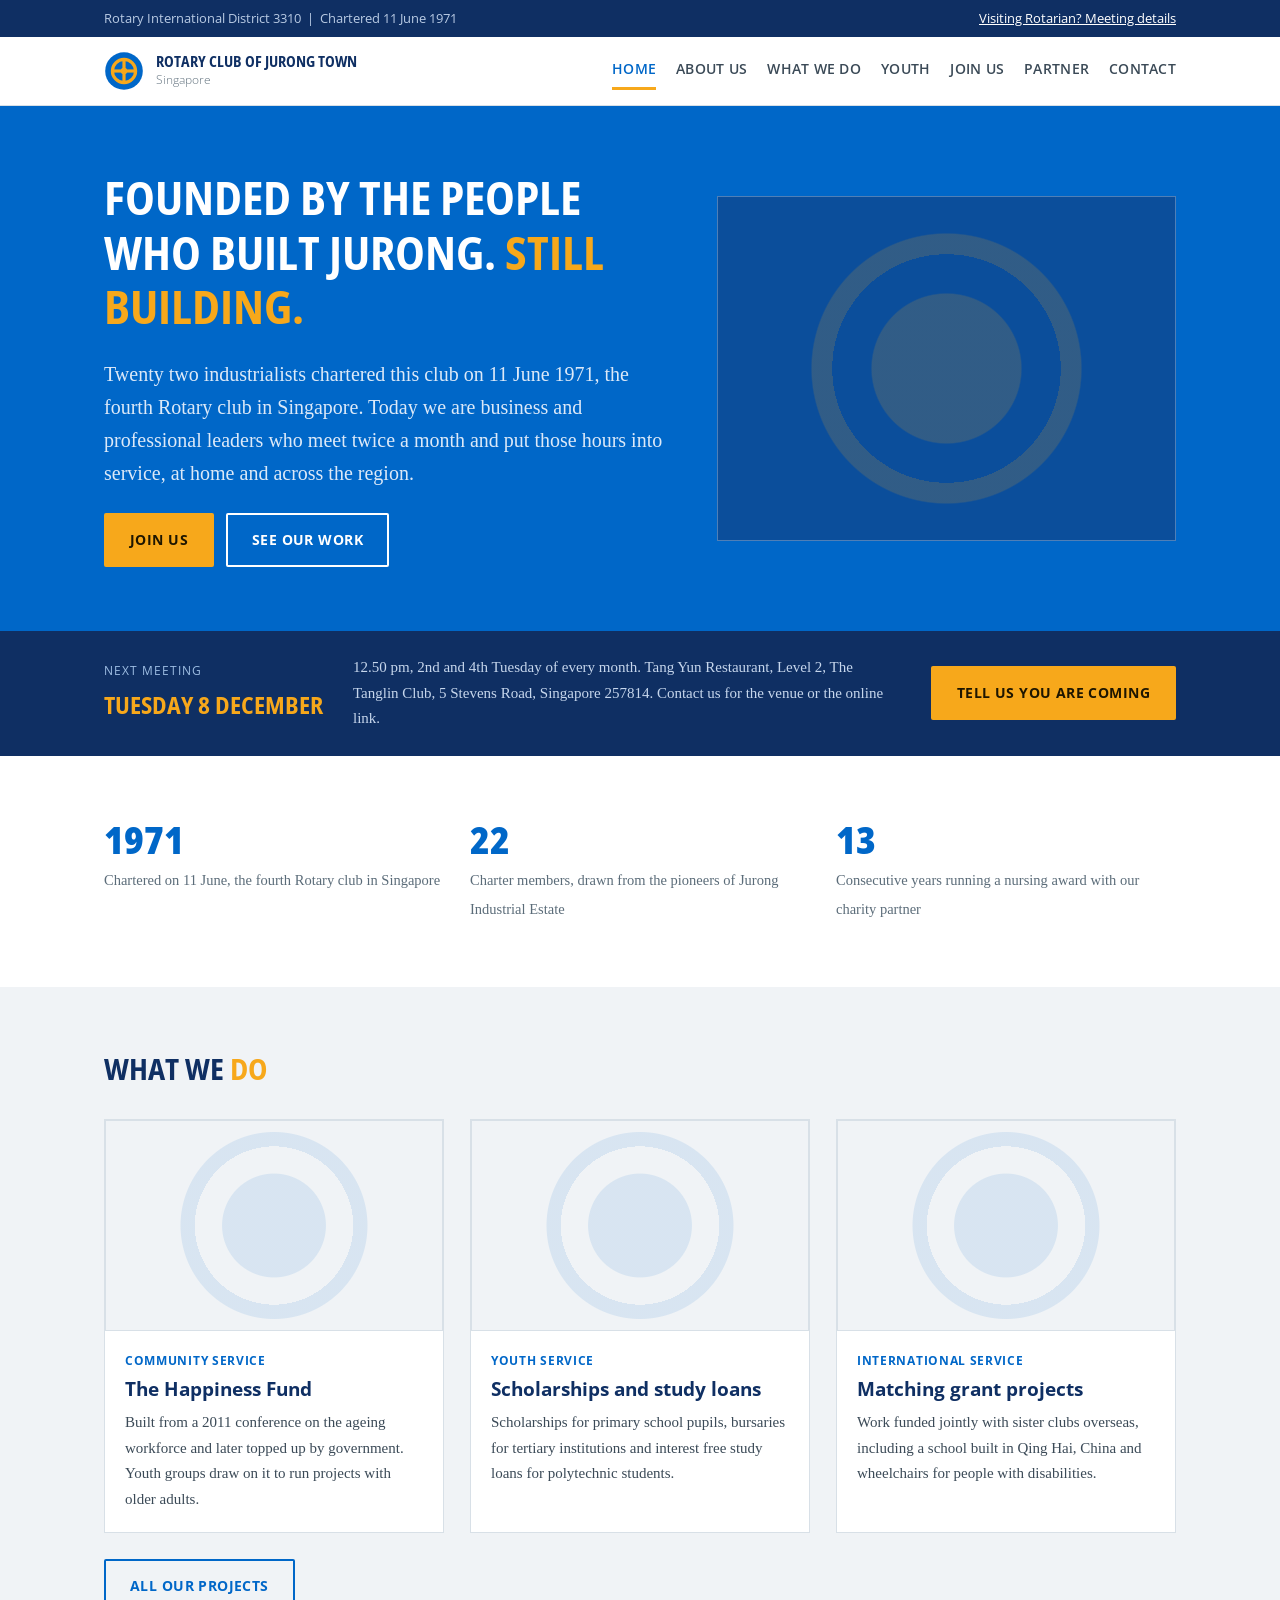
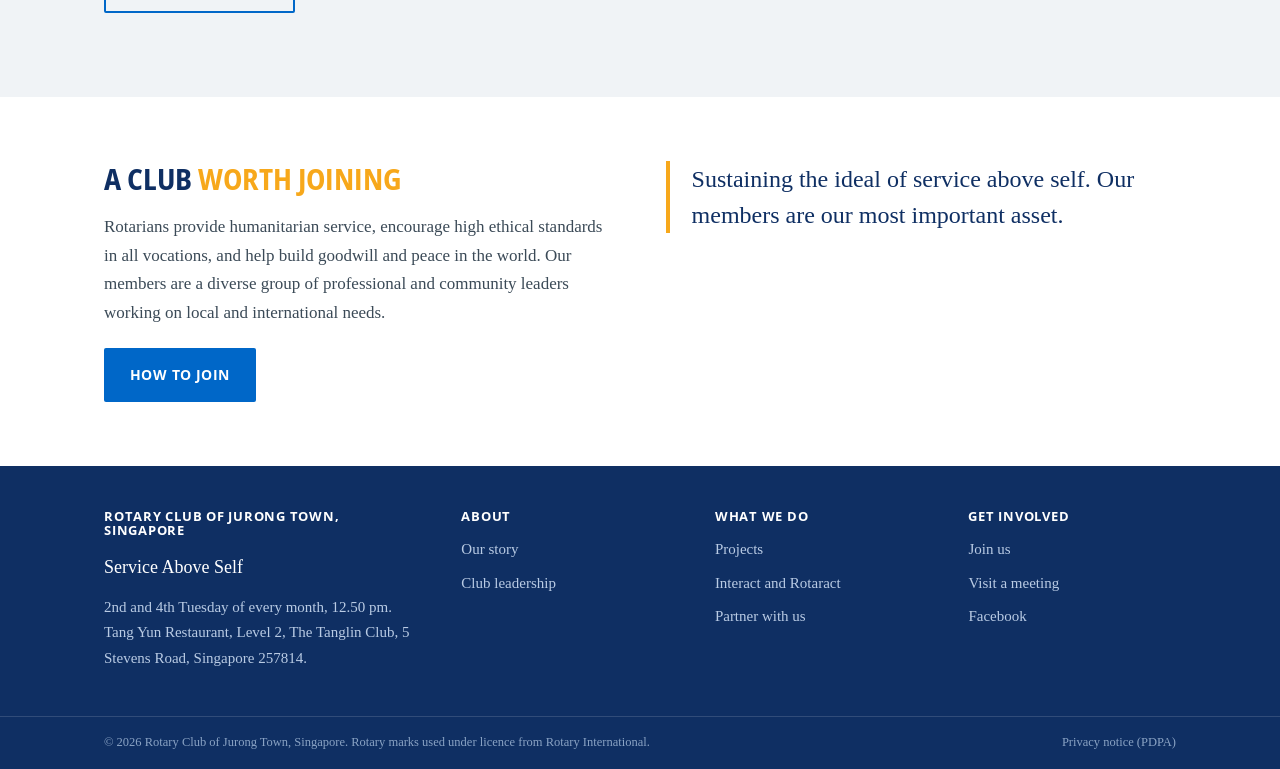
<file: site/index.html>
<!DOCTYPE html>
<html lang="en">
<head>
<meta charset="utf-8">
<meta name="viewport" content="width=device-width, initial-scale=1">
<title>Rotary Club of Jurong Town, Singapore</title>
<meta name="description" content="Chartered in 1971 by the pioneers of Jurong Industrial Estate. Business and professional leaders serving the community in Singapore and across the region. Meetings on the 2nd and 4th Tuesday of every month.">
<link rel="canonical" href="https://jurongtownrotary.org/">
<meta property="og:type" content="website">
<meta property="og:site_name" content="Rotary Club of Jurong Town, Singapore">
<meta property="og:title" content="Rotary Club of Jurong Town, Singapore">
<meta property="og:description" content="Chartered in 1971 by the pioneers of Jurong Industrial Estate. Business and professional leaders serving the community in Singapore and across the region. Meetings on the 2nd and 4th Tuesday of every month.">
<meta property="og:url" content="https://jurongtownrotary.org/">
<link rel="icon" href="favicon.svg" type="image/svg+xml">
<!-- Fonts load from Google. See fonts/README.txt to serve them from this site instead. -->
<link rel="preconnect" href="https://fonts.googleapis.com">
<link rel="preconnect" href="https://fonts.gstatic.com" crossorigin>
<link href="https://fonts.googleapis.com/css2?family=Open+Sans:wdth,wght@75..100,300..800&display=swap" rel="stylesheet">
<link rel="stylesheet" href="assets/style.css">
</head>
<body>

<a class="skip" href="#main">Skip to content</a>

<div class="util">
  <div class="wrap">
    <span>Rotary International District 3310 &nbsp;|&nbsp; Chartered 11 June 1971</span>
    <span><a href="contact/">Visiting Rotarian? Meeting details</a></span>
  </div>
</div>

<nav class="main">
  <div class="wrap">
    <a class="brand" href="">
      <svg width="40" height="40" viewBox="0 0 100 100" aria-hidden="true" focusable="false"><circle cx="50" cy="50" r="47" fill="#0067C8"/><circle cx="50" cy="50" r="29" fill="none" stroke="#F7A81B" stroke-width="8"/><circle cx="50" cy="50" r="8" fill="#F7A81B"/><g stroke="#F7A81B" stroke-width="8"><line x1="50" y1="21" x2="50" y2="79"/><line x1="21" y1="50" x2="79" y2="50"/></g></svg>
      <span><b>Rotary Club of Jurong Town</b><span>Singapore</span></span>
    </a>
    <button class="burger" aria-expanded="false" aria-controls="links">Menu</button>
    <div class="links" id="links">
      <a href="" class="active">Home</a>
      <a href="about/">About us</a>
      <a href="projects/">What we do</a>
      <a href="youth/">Youth</a>
      <a href="join/">Join us</a>
      <a href="partner/">Partner</a>
      <a href="contact/">Contact</a>
    </div>
  </div>
</nav>

<main id="main">
<div class="hero">
    <div class="wrap">
      <div>
        <h1>Founded by the people who built Jurong. <span class="hl">Still building.</span></h1>
        <p class="lede">Twenty two industrialists chartered this club on 11 June 1971, the fourth Rotary club in Singapore. Today we are business and professional leaders who meet twice a month and put those hours into service, at home and across the region.</p>
        <div class="hero-cta">
          <a class="btn btn-gold" href="join/">Join us</a>
          <a class="btn btn-ghost" href="projects/">See our work</a>
        </div>
      </div>
      <!-- IMAGE SLOT: main photograph. Replace this div with an <img class="media" src="img/hero.jpg" alt="..."> -->
      <div class="media"></div>
    </div>
  </div>

  <div class="meeting">
    <div class="wrap">
      <div>
        <span class="lbl">Next meeting</span>
        <span class="when" id="nextDate">Tuesday</span>
      </div>
      <p>12.50 pm, 2nd and 4th Tuesday of every month. Tang Yun Restaurant, Level 2, The Tanglin Club, 5 Stevens Road, Singapore 257814. Contact us for the venue or the online link.</p>
      <a class="btn btn-gold" href="contact/">Tell us you are coming</a>
    </div>
  </div>

  <div class="sec wrap">
    <div class="facts">
      <div class="fact"><b>1971</b><span>Chartered on 11 June, the fourth Rotary club in Singapore</span></div>
      <div class="fact"><b>22</b><span>Charter members, drawn from the pioneers of Jurong Industrial Estate</span></div>
      <div class="fact"><b>13</b><span>Consecutive years running a nursing award with our charity partner</span></div>
    </div>
  </div>

  <div class="sec grey">
    <div class="wrap">
      <div class="sechead"><h2>What we <span class="hl">do</span></h2></div>
      <div class="cards">
        <article class="card">
          <div class="media media-soft"></div>
          <div class="in"><span class="avenue">Community service</span><h3>The Happiness Fund</h3>
          <p>Built from a 2011 conference on the ageing workforce and later topped up by government. Youth groups draw on it to run projects with older adults.</p></div>
        </article>
        <article class="card">
          <div class="media media-soft"></div>
          <div class="in"><span class="avenue">Youth service</span><h3>Scholarships and study loans</h3>
          <p>Scholarships for primary school pupils, bursaries for tertiary institutions and interest free study loans for polytechnic students.</p></div>
        </article>
        <article class="card">
          <div class="media media-soft"></div>
          <div class="in"><span class="avenue">International service</span><h3>Matching grant projects</h3>
          <p>Work funded jointly with sister clubs overseas, including a school built in Qing Hai, China and wheelchairs for people with disabilities.</p></div>
        </article>
      </div>
      <p style="margin-top:26px"><a class="btn btn-outline" href="projects/">All our projects</a></p>
    </div>
  </div>

  <div class="sec wrap">
    <div class="two">
      <div>
        <h2>A club <span class="hl">worth joining</span></h2>
        <p>Rotarians provide humanitarian service, encourage high ethical standards in all vocations, and help build goodwill and peace in the world. Our members are a diverse group of professional and community leaders working on local and international needs.</p>
        <a class="btn btn-azure" href="join/">How to join</a>
      </div>
      <blockquote>Sustaining the ideal of service above self. Our members are our most important asset.</blockquote>
    </div>
  </div>
</main>

<footer>
  <div class="wrap">
    <div>
      <h4>Rotary Club of Jurong Town, Singapore</h4>
      <p style="color:#fff;font-size:18px;margin-bottom:12px">Service Above Self</p>
      <p class="small">2nd and 4th Tuesday of every month, 12.50 pm.<br>Tang Yun Restaurant, Level 2, The Tanglin Club, 5 Stevens Road, Singapore 257814.</p>
    </div>
    <div><h4>About</h4><a href="about/">Our story</a><a href="about/">Club leadership</a></div>
    <div><h4>What we do</h4><a href="projects/">Projects</a><a href="youth/">Interact and Rotaract</a><a href="partner/">Partner with us</a></div>
    <div><h4>Get involved</h4><a href="join/">Join us</a><a href="contact/">Visit a meeting</a><a href="https://www.facebook.com/RCJTSingapore" rel="noopener">Facebook</a></div>
  </div>
  <div class="legal">
    <div class="wrap">
      <span>&copy; 2026 Rotary Club of Jurong Town, Singapore. Rotary marks used under licence from Rotary International.</span>
      <span><a href="privacy/">Privacy notice (PDPA)</a></span>
    </div>
  </div>
</footer>

<script src="assets/site.js"></script>
</body>
</html>
</file>
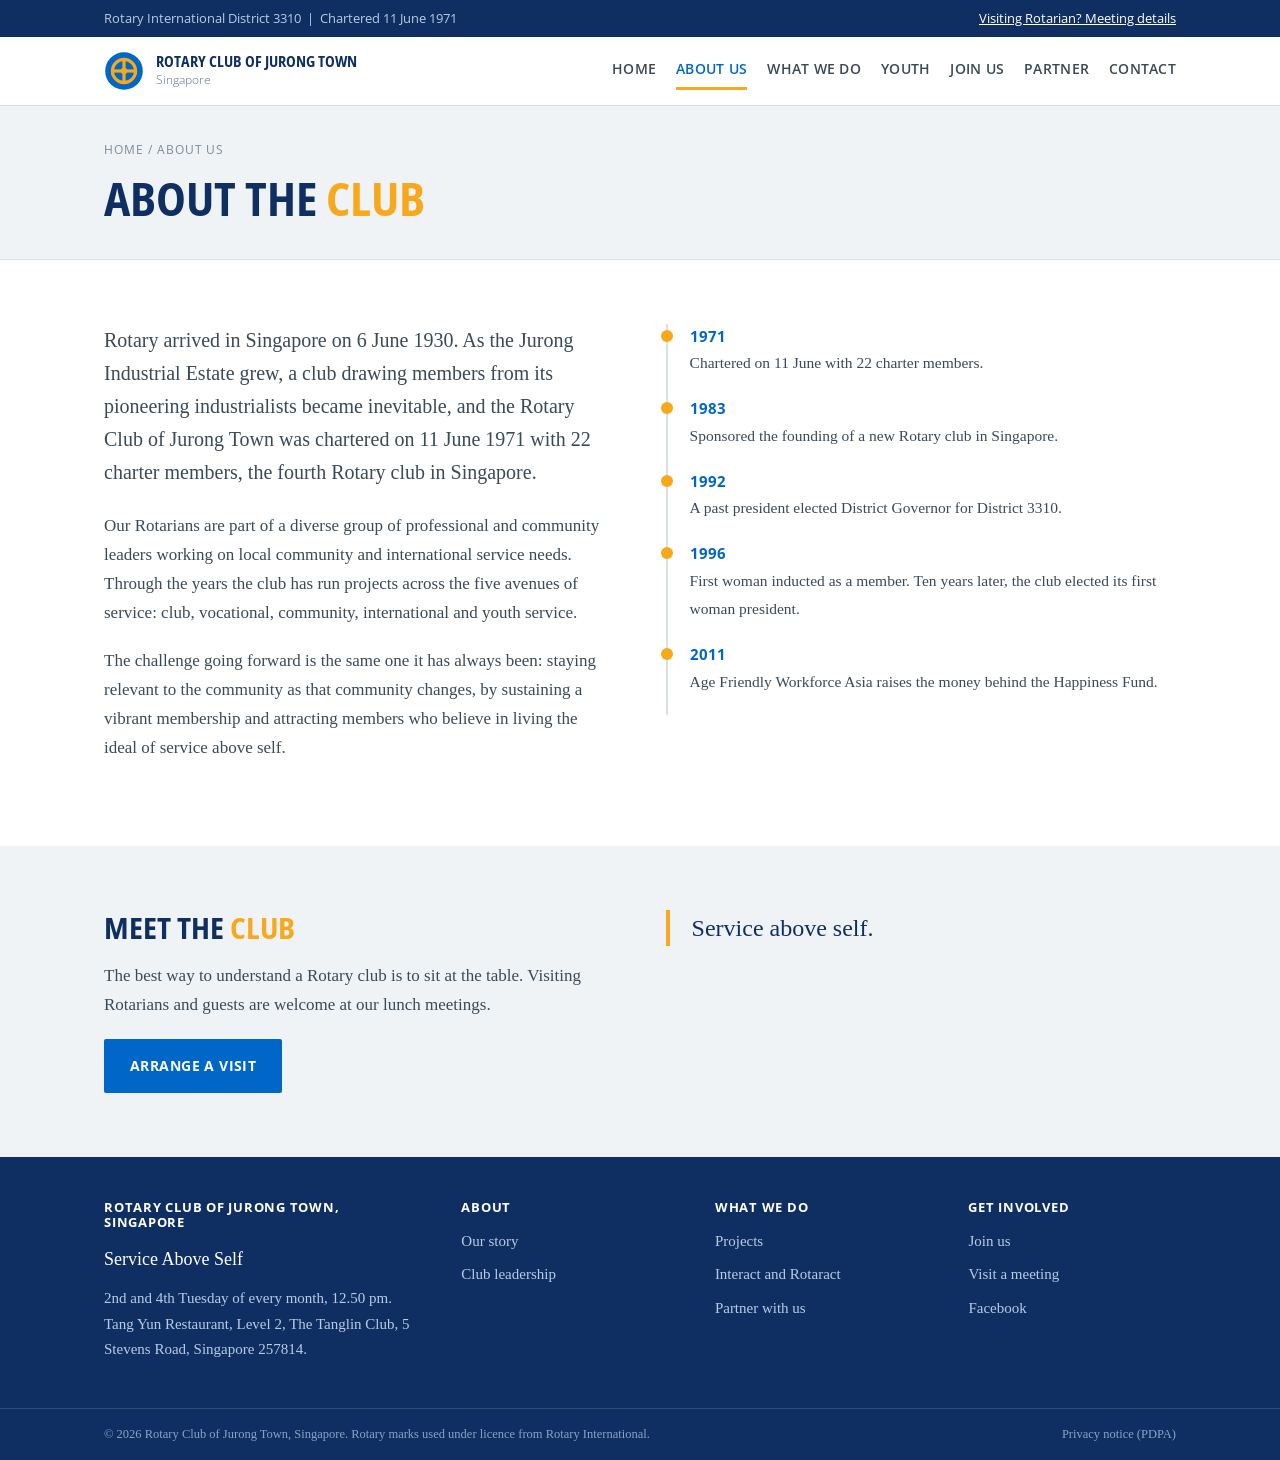
<file: site/about/index.html>
<!DOCTYPE html>
<html lang="en">
<head>
<meta charset="utf-8">
<meta name="viewport" content="width=device-width, initial-scale=1">
<title>About the club | Rotary Club of Jurong Town</title>
<meta name="description" content="Chartered on 11 June 1971 with 22 charter members, the fourth Rotary club in Singapore. Our history, and what the club stands for.">
<link rel="canonical" href="https://jurongtownrotary.org/about/">
<meta property="og:type" content="website">
<meta property="og:site_name" content="Rotary Club of Jurong Town, Singapore">
<meta property="og:title" content="About the club | Rotary Club of Jurong Town">
<meta property="og:description" content="Chartered on 11 June 1971 with 22 charter members, the fourth Rotary club in Singapore. Our history, and what the club stands for.">
<meta property="og:url" content="https://jurongtownrotary.org/about/">
<link rel="icon" href="../favicon.svg" type="image/svg+xml">
<!-- Fonts load from Google. See fonts/README.txt to serve them from this site instead. -->
<link rel="preconnect" href="https://fonts.googleapis.com">
<link rel="preconnect" href="https://fonts.gstatic.com" crossorigin>
<link href="https://fonts.googleapis.com/css2?family=Open+Sans:wdth,wght@75..100,300..800&display=swap" rel="stylesheet">
<link rel="stylesheet" href="../assets/style.css">
</head>
<body>

<a class="skip" href="#main">Skip to content</a>

<div class="util">
  <div class="wrap">
    <span>Rotary International District 3310 &nbsp;|&nbsp; Chartered 11 June 1971</span>
    <span><a href="../contact/">Visiting Rotarian? Meeting details</a></span>
  </div>
</div>

<nav class="main">
  <div class="wrap">
    <a class="brand" href="../">
      <svg width="40" height="40" viewBox="0 0 100 100" aria-hidden="true" focusable="false"><circle cx="50" cy="50" r="47" fill="#0067C8"/><circle cx="50" cy="50" r="29" fill="none" stroke="#F7A81B" stroke-width="8"/><circle cx="50" cy="50" r="8" fill="#F7A81B"/><g stroke="#F7A81B" stroke-width="8"><line x1="50" y1="21" x2="50" y2="79"/><line x1="21" y1="50" x2="79" y2="50"/></g></svg>
      <span><b>Rotary Club of Jurong Town</b><span>Singapore</span></span>
    </a>
    <button class="burger" aria-expanded="false" aria-controls="links">Menu</button>
    <div class="links" id="links">
      <a href="../">Home</a>
      <a href="../about/" class="active">About us</a>
      <a href="../projects/">What we do</a>
      <a href="../youth/">Youth</a>
      <a href="../join/">Join us</a>
      <a href="../partner/">Partner</a>
      <a href="../contact/">Contact</a>
    </div>
  </div>
</nav>

<main id="main">
<div class="banner"><div class="wrap"><p class="crumb">Home / About us</p><h1>About the <span class="hl">club</span></h1></div></div>

  <div class="sec wrap">
    <div class="two">
      <div>
        <p class="lede">Rotary arrived in Singapore on 6 June 1930. As the Jurong Industrial Estate grew, a club drawing members from its pioneering industrialists became inevitable, and the Rotary Club of Jurong Town was chartered on 11 June 1971 with 22 charter members, the fourth Rotary club in Singapore.</p>
        <p>Our Rotarians are part of a diverse group of professional and community leaders working on local community and international service needs. Through the years the club has run projects across the five avenues of service: club, vocational, community, international and youth service.</p>
        <p>The challenge going forward is the same one it has always been: staying relevant to the community as that community changes, by sustaining a vibrant membership and attracting members who believe in living the ideal of service above self.</p>
      </div>
      <div class="tl">
        <div><b>1971</b><span>Chartered on 11 June with 22 charter members.</span></div>
        <div><b>1983</b><span>Sponsored the founding of a new Rotary club in Singapore.</span></div>
        <div><b>1992</b><span>A past president elected District Governor for District 3310.</span></div>
        <div><b>1996</b><span>First woman inducted as a member. Ten years later, the club elected its first woman president.</span></div>
        <div><b>2011</b><span>Age Friendly Workforce Asia raises the money behind the Happiness Fund.</span></div>
      </div>
    </div>
  </div>

  <!-- ============================================================
       CLUB LEADERSHIP
       Left out on purpose: no names were confirmed for this build.
       To add the section, delete this comment wrapper and fill in the
       names below. Repeat the <div> for each officer.

  <div class="sec grey">
    <div class="wrap">
      <div class="sechead"><h2>Club <span class="hl">leadership</span></h2></div>
      <div class="three">
        <div><h3>President</h3><p class="small muted">Name, and one line on their year in office.</p></div>
        <div><h3>Secretary</h3><p class="small muted">Name.</p></div>
        <div><h3>Treasurer</h3><p class="small muted">Name.</p></div>
      </div>
    </div>
  </div>

       ============================================================ -->

  <div class="sec grey">
    <div class="wrap">
      <div class="two">
        <div>
          <h2>Meet the <span class="hl">club</span></h2>
          <p>The best way to understand a Rotary club is to sit at the table. Visiting Rotarians and guests are welcome at our lunch meetings.</p>
          <a class="btn btn-azure" href="../contact/">Arrange a visit</a>
        </div>
        <blockquote>Service above self.</blockquote>
      </div>
    </div>
  </div>
</main>

<footer>
  <div class="wrap">
    <div>
      <h4>Rotary Club of Jurong Town, Singapore</h4>
      <p style="color:#fff;font-size:18px;margin-bottom:12px">Service Above Self</p>
      <p class="small">2nd and 4th Tuesday of every month, 12.50 pm.<br>Tang Yun Restaurant, Level 2, The Tanglin Club, 5 Stevens Road, Singapore 257814.</p>
    </div>
    <div><h4>About</h4><a href="../about/">Our story</a><a href="../about/">Club leadership</a></div>
    <div><h4>What we do</h4><a href="../projects/">Projects</a><a href="../youth/">Interact and Rotaract</a><a href="../partner/">Partner with us</a></div>
    <div><h4>Get involved</h4><a href="../join/">Join us</a><a href="../contact/">Visit a meeting</a><a href="https://www.facebook.com/RCJTSingapore" rel="noopener">Facebook</a></div>
  </div>
  <div class="legal">
    <div class="wrap">
      <span>&copy; 2026 Rotary Club of Jurong Town, Singapore. Rotary marks used under licence from Rotary International.</span>
      <span><a href="../privacy/">Privacy notice (PDPA)</a></span>
    </div>
  </div>
</footer>

<script src="../assets/site.js"></script>
</body>
</html>
</file>
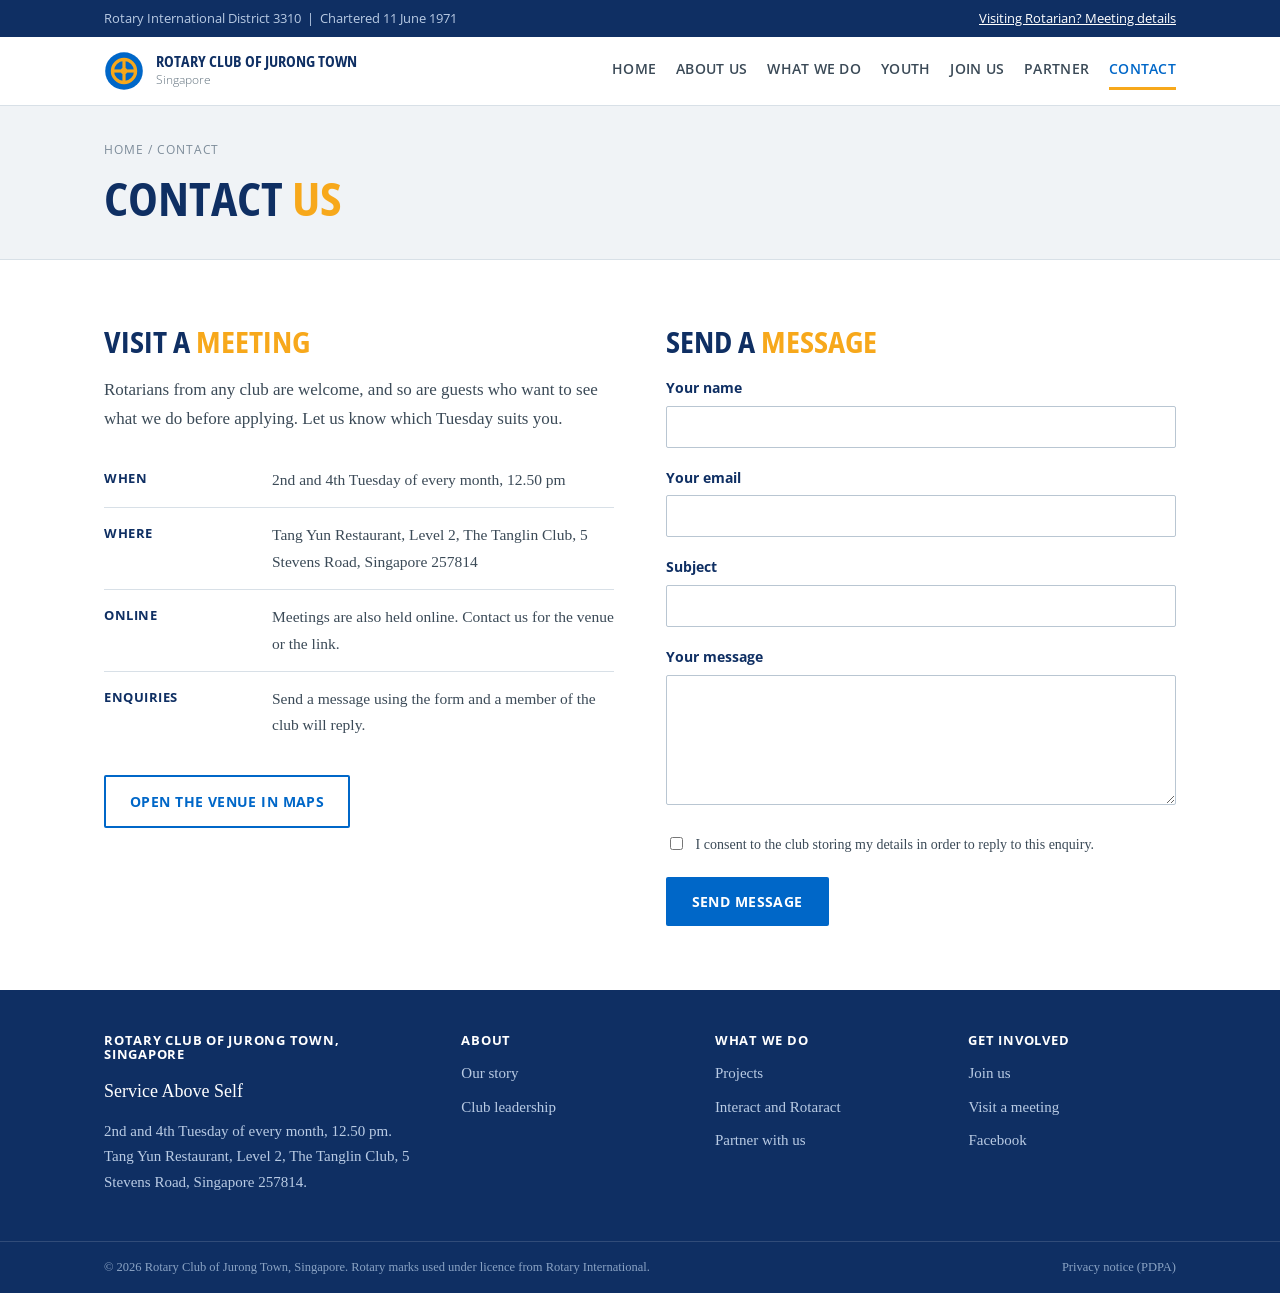
<file: site/contact/index.html>
<!DOCTYPE html>
<html lang="en">
<head>
<meta charset="utf-8">
<meta name="viewport" content="width=device-width, initial-scale=1">
<title>Contact us | Rotary Club of Jurong Town</title>
<meta name="description" content="Meeting day, time and venue, and a form to reach the club. Visiting Rotarians and guests are welcome.">
<link rel="canonical" href="https://jurongtownrotary.org/contact/">
<meta property="og:type" content="website">
<meta property="og:site_name" content="Rotary Club of Jurong Town, Singapore">
<meta property="og:title" content="Contact us | Rotary Club of Jurong Town">
<meta property="og:description" content="Meeting day, time and venue, and a form to reach the club. Visiting Rotarians and guests are welcome.">
<meta property="og:url" content="https://jurongtownrotary.org/contact/">
<link rel="icon" href="../favicon.svg" type="image/svg+xml">
<!-- Fonts load from Google. See fonts/README.txt to serve them from this site instead. -->
<link rel="preconnect" href="https://fonts.googleapis.com">
<link rel="preconnect" href="https://fonts.gstatic.com" crossorigin>
<link href="https://fonts.googleapis.com/css2?family=Open+Sans:wdth,wght@75..100,300..800&display=swap" rel="stylesheet">
<link rel="stylesheet" href="../assets/style.css">
</head>
<body>

<a class="skip" href="#main">Skip to content</a>

<div class="util">
  <div class="wrap">
    <span>Rotary International District 3310 &nbsp;|&nbsp; Chartered 11 June 1971</span>
    <span><a href="../contact/">Visiting Rotarian? Meeting details</a></span>
  </div>
</div>

<nav class="main">
  <div class="wrap">
    <a class="brand" href="../">
      <svg width="40" height="40" viewBox="0 0 100 100" aria-hidden="true" focusable="false"><circle cx="50" cy="50" r="47" fill="#0067C8"/><circle cx="50" cy="50" r="29" fill="none" stroke="#F7A81B" stroke-width="8"/><circle cx="50" cy="50" r="8" fill="#F7A81B"/><g stroke="#F7A81B" stroke-width="8"><line x1="50" y1="21" x2="50" y2="79"/><line x1="21" y1="50" x2="79" y2="50"/></g></svg>
      <span><b>Rotary Club of Jurong Town</b><span>Singapore</span></span>
    </a>
    <button class="burger" aria-expanded="false" aria-controls="links">Menu</button>
    <div class="links" id="links">
      <a href="../">Home</a>
      <a href="../about/">About us</a>
      <a href="../projects/">What we do</a>
      <a href="../youth/">Youth</a>
      <a href="../join/">Join us</a>
      <a href="../partner/">Partner</a>
      <a href="../contact/" class="active">Contact</a>
    </div>
  </div>
</nav>

<main id="main">
<div class="banner"><div class="wrap"><p class="crumb">Home / Contact</p><h1>Contact <span class="hl">us</span></h1></div></div>

  <div class="sec wrap">
    <div class="two">
      <div>
        <h2>Visit a <span class="hl">meeting</span></h2>
        <p>Rotarians from any club are welcome, and so are guests who want to see what we do before applying. Let us know which Tuesday suits you.</p>
        <div class="deflist">
          <div><b>When</b><span>2nd and 4th Tuesday of every month, 12.50 pm</span></div>
          <div><b>Where</b><span>Tang Yun Restaurant, Level 2, The Tanglin Club, 5 Stevens Road, Singapore 257814</span></div>
          <div><b>Online</b><span>Meetings are also held online. Contact us for the venue or the link.</span></div>
          <div><b>Enquiries</b><span>Send a message using the form and a member of the club will reply.</span></div>
        </div>
        <p style="margin-top:22px"><a class="btn btn-outline" href="https://www.google.com/maps/search/?api=1&amp;query=The+Tanglin+Club+5+Stevens+Road+Singapore+257814" rel="noopener">Open the venue in Maps</a></p>
      </div>
      <div>
        <h2>Send a <span class="hl">message</span></h2>

        <form class="form" action="https://api.web3forms.com/submit" method="POST">
          <!-- Get a free key at web3forms.com using the club enquiry address. -->
          <input type="hidden" name="access_key" value="REPLACE_WITH_ACCESS_KEY">
          <input type="hidden" name="subject" value="Website enquiry, Rotary Club of Jurong Town">
          <input type="hidden" name="from_name" value="RCJT website">
          <input type="checkbox" name="botcheck" class="hp" tabindex="-1" autocomplete="off">
          <div class="field"><label for="cname">Your name</label><input id="cname" name="name" type="text" autocomplete="name" required></div>
          <div class="field"><label for="cemail">Your email</label><input id="cemail" name="email" type="email" autocomplete="email" required></div>
          <div class="field"><label for="csubject">Subject</label><input id="csubject" name="enquiry_subject" type="text" required></div>
          <div class="field"><label for="cmessage">Your message</label><textarea id="cmessage" name="message" required></textarea></div>
          <label class="consent"><input type="checkbox" name="consent" value="yes" required> <span>I consent to the club storing my details in order to reply to this enquiry.</span></label>
          <button class="btn btn-azure" type="submit">Send message</button>
        </form>

      </div>
    </div>
  </div>
</main>

<footer>
  <div class="wrap">
    <div>
      <h4>Rotary Club of Jurong Town, Singapore</h4>
      <p style="color:#fff;font-size:18px;margin-bottom:12px">Service Above Self</p>
      <p class="small">2nd and 4th Tuesday of every month, 12.50 pm.<br>Tang Yun Restaurant, Level 2, The Tanglin Club, 5 Stevens Road, Singapore 257814.</p>
    </div>
    <div><h4>About</h4><a href="../about/">Our story</a><a href="../about/">Club leadership</a></div>
    <div><h4>What we do</h4><a href="../projects/">Projects</a><a href="../youth/">Interact and Rotaract</a><a href="../partner/">Partner with us</a></div>
    <div><h4>Get involved</h4><a href="../join/">Join us</a><a href="../contact/">Visit a meeting</a><a href="https://www.facebook.com/RCJTSingapore" rel="noopener">Facebook</a></div>
  </div>
  <div class="legal">
    <div class="wrap">
      <span>&copy; 2026 Rotary Club of Jurong Town, Singapore. Rotary marks used under licence from Rotary International.</span>
      <span><a href="../privacy/">Privacy notice (PDPA)</a></span>
    </div>
  </div>
</footer>

<script src="../assets/site.js"></script>
</body>
</html>
</file>
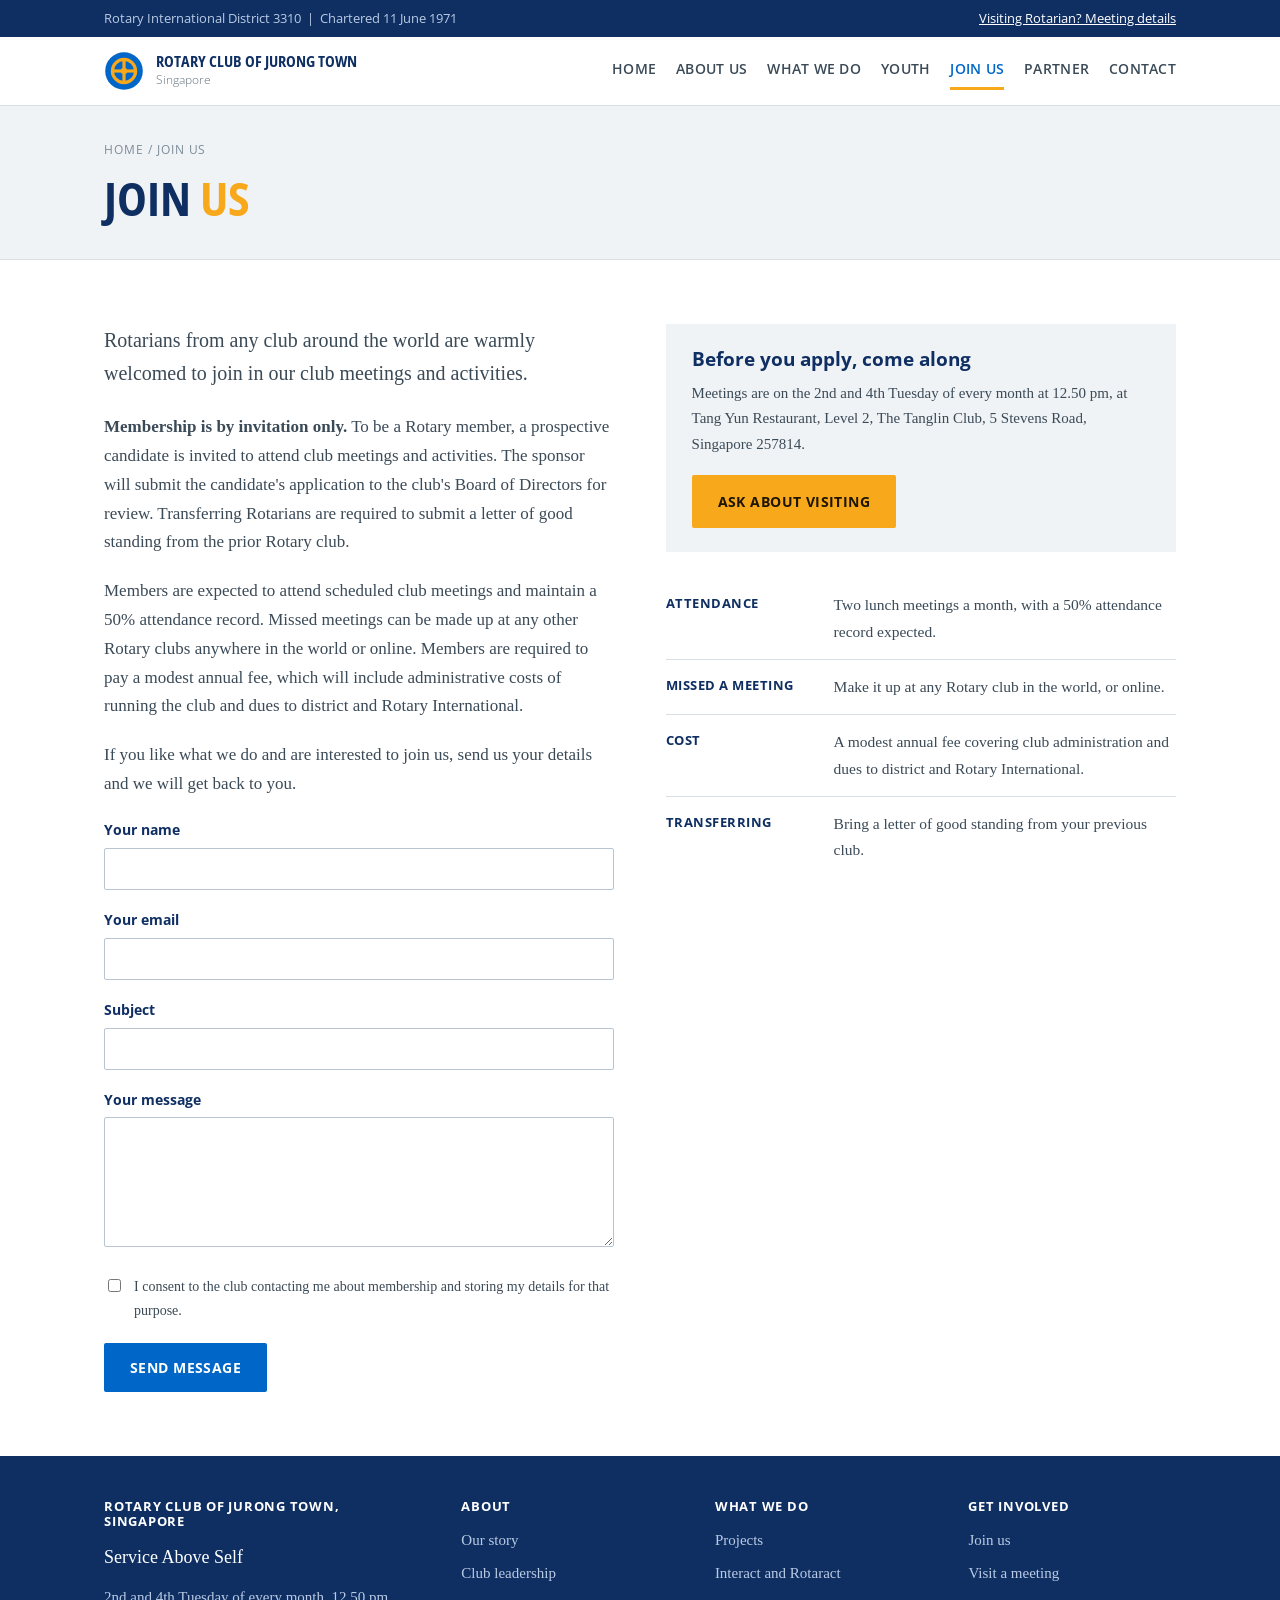
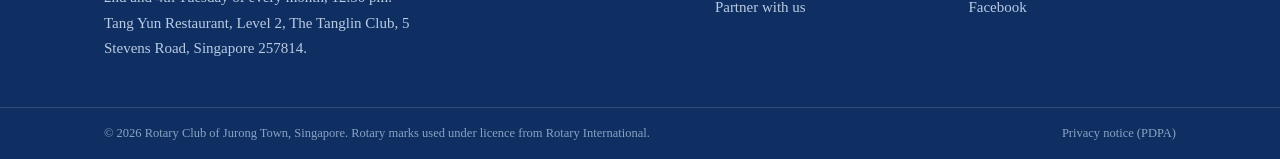
<file: site/join/index.html>
<!DOCTYPE html>
<html lang="en">
<head>
<meta charset="utf-8">
<meta name="viewport" content="width=device-width, initial-scale=1">
<title>Join us | Rotary Club of Jurong Town</title>
<meta name="description" content="How Rotary membership works, what is expected of members, and how to start a conversation about joining the club.">
<link rel="canonical" href="https://jurongtownrotary.org/join/">
<meta property="og:type" content="website">
<meta property="og:site_name" content="Rotary Club of Jurong Town, Singapore">
<meta property="og:title" content="Join us | Rotary Club of Jurong Town">
<meta property="og:description" content="How Rotary membership works, what is expected of members, and how to start a conversation about joining the club.">
<meta property="og:url" content="https://jurongtownrotary.org/join/">
<link rel="icon" href="../favicon.svg" type="image/svg+xml">
<!-- Fonts load from Google. See fonts/README.txt to serve them from this site instead. -->
<link rel="preconnect" href="https://fonts.googleapis.com">
<link rel="preconnect" href="https://fonts.gstatic.com" crossorigin>
<link href="https://fonts.googleapis.com/css2?family=Open+Sans:wdth,wght@75..100,300..800&display=swap" rel="stylesheet">
<link rel="stylesheet" href="../assets/style.css">
</head>
<body>

<a class="skip" href="#main">Skip to content</a>

<div class="util">
  <div class="wrap">
    <span>Rotary International District 3310 &nbsp;|&nbsp; Chartered 11 June 1971</span>
    <span><a href="../contact/">Visiting Rotarian? Meeting details</a></span>
  </div>
</div>

<nav class="main">
  <div class="wrap">
    <a class="brand" href="../">
      <svg width="40" height="40" viewBox="0 0 100 100" aria-hidden="true" focusable="false"><circle cx="50" cy="50" r="47" fill="#0067C8"/><circle cx="50" cy="50" r="29" fill="none" stroke="#F7A81B" stroke-width="8"/><circle cx="50" cy="50" r="8" fill="#F7A81B"/><g stroke="#F7A81B" stroke-width="8"><line x1="50" y1="21" x2="50" y2="79"/><line x1="21" y1="50" x2="79" y2="50"/></g></svg>
      <span><b>Rotary Club of Jurong Town</b><span>Singapore</span></span>
    </a>
    <button class="burger" aria-expanded="false" aria-controls="links">Menu</button>
    <div class="links" id="links">
      <a href="../">Home</a>
      <a href="../about/">About us</a>
      <a href="../projects/">What we do</a>
      <a href="../youth/">Youth</a>
      <a href="../join/" class="active">Join us</a>
      <a href="../partner/">Partner</a>
      <a href="../contact/">Contact</a>
    </div>
  </div>
</nav>

<main id="main">
<div class="banner"><div class="wrap"><p class="crumb">Home / Join us</p><h1>Join <span class="hl">us</span></h1></div></div>

  <div class="sec wrap">
    <div class="two">
      <div>
        <p class="lede">Rotarians from any club around the world are warmly welcomed to join in our club meetings and activities.</p>
        <p><b>Membership is by invitation only.</b> To be a Rotary member, a prospective candidate is invited to attend club meetings and activities. The sponsor will submit the candidate's application to the club's Board of Directors for review. Transferring Rotarians are required to submit a letter of good standing from the prior Rotary club.</p>
        <p>Members are expected to attend scheduled club meetings and maintain a 50% attendance record. Missed meetings can be made up at any other Rotary clubs anywhere in the world or online. Members are required to pay a modest annual fee, which will include administrative costs of running the club and dues to district and Rotary International.</p>
        <p>If you like what we do and are interested to join us, send us your details and we will get back to you.</p>

        <form class="form" action="https://api.web3forms.com/submit" method="POST">
          <!-- Get a free key at web3forms.com using the club enquiry address. -->
          <input type="hidden" name="access_key" value="REPLACE_WITH_ACCESS_KEY">
          <input type="hidden" name="subject" value="Website enquiry, Rotary Club of Jurong Town">
          <input type="hidden" name="from_name" value="RCJT website">
          <input type="checkbox" name="botcheck" class="hp" tabindex="-1" autocomplete="off">
          <div class="field"><label for="jname">Your name</label><input id="jname" name="name" type="text" autocomplete="name" required></div>
          <div class="field"><label for="jemail">Your email</label><input id="jemail" name="email" type="email" autocomplete="email" required></div>
          <div class="field"><label for="jsubject">Subject</label><input id="jsubject" name="enquiry_subject" type="text" required></div>
          <div class="field"><label for="jmessage">Your message</label><textarea id="jmessage" name="message" required></textarea></div>
          <label class="consent"><input type="checkbox" name="consent" value="yes" required> <span>I consent to the club contacting me about membership and storing my details for that purpose.</span></label>
          <button class="btn btn-azure" type="submit">Send message</button>
        </form>

        <!-- MEMBERSHIP BROCHURE
             When the club supplies the file, put it in /img/ (or a /docs/ folder)
             and uncomment the line below.
        <p class="small" style="margin-top:18px"><a href="../docs/membership-brochure.pdf">Download the membership brochure (PDF)</a></p>
        -->
      </div>

      <div>
        <div class="panel">
          <h3>Before you apply, come along</h3>
          <p class="small">Meetings are on the 2nd and 4th Tuesday of every month at 12.50 pm, at Tang Yun Restaurant, Level 2, The Tanglin Club, 5 Stevens Road, Singapore 257814.</p>
          <a class="btn btn-gold" href="../contact/">Ask about visiting</a>
        </div>
        <div class="deflist" style="margin-top:26px">
          <div><b>Attendance</b><span>Two lunch meetings a month, with a 50% attendance record expected.</span></div>
          <div><b>Missed a meeting</b><span>Make it up at any Rotary club in the world, or online.</span></div>
          <div><b>Cost</b><span>A modest annual fee covering club administration and dues to district and Rotary International.</span></div>
          <div><b>Transferring</b><span>Bring a letter of good standing from your previous club.</span></div>
        </div>
      </div>
    </div>
  </div>
</main>

<footer>
  <div class="wrap">
    <div>
      <h4>Rotary Club of Jurong Town, Singapore</h4>
      <p style="color:#fff;font-size:18px;margin-bottom:12px">Service Above Self</p>
      <p class="small">2nd and 4th Tuesday of every month, 12.50 pm.<br>Tang Yun Restaurant, Level 2, The Tanglin Club, 5 Stevens Road, Singapore 257814.</p>
    </div>
    <div><h4>About</h4><a href="../about/">Our story</a><a href="../about/">Club leadership</a></div>
    <div><h4>What we do</h4><a href="../projects/">Projects</a><a href="../youth/">Interact and Rotaract</a><a href="../partner/">Partner with us</a></div>
    <div><h4>Get involved</h4><a href="../join/">Join us</a><a href="../contact/">Visit a meeting</a><a href="https://www.facebook.com/RCJTSingapore" rel="noopener">Facebook</a></div>
  </div>
  <div class="legal">
    <div class="wrap">
      <span>&copy; 2026 Rotary Club of Jurong Town, Singapore. Rotary marks used under licence from Rotary International.</span>
      <span><a href="../privacy/">Privacy notice (PDPA)</a></span>
    </div>
  </div>
</footer>

<script src="../assets/site.js"></script>
</body>
</html>
</file>
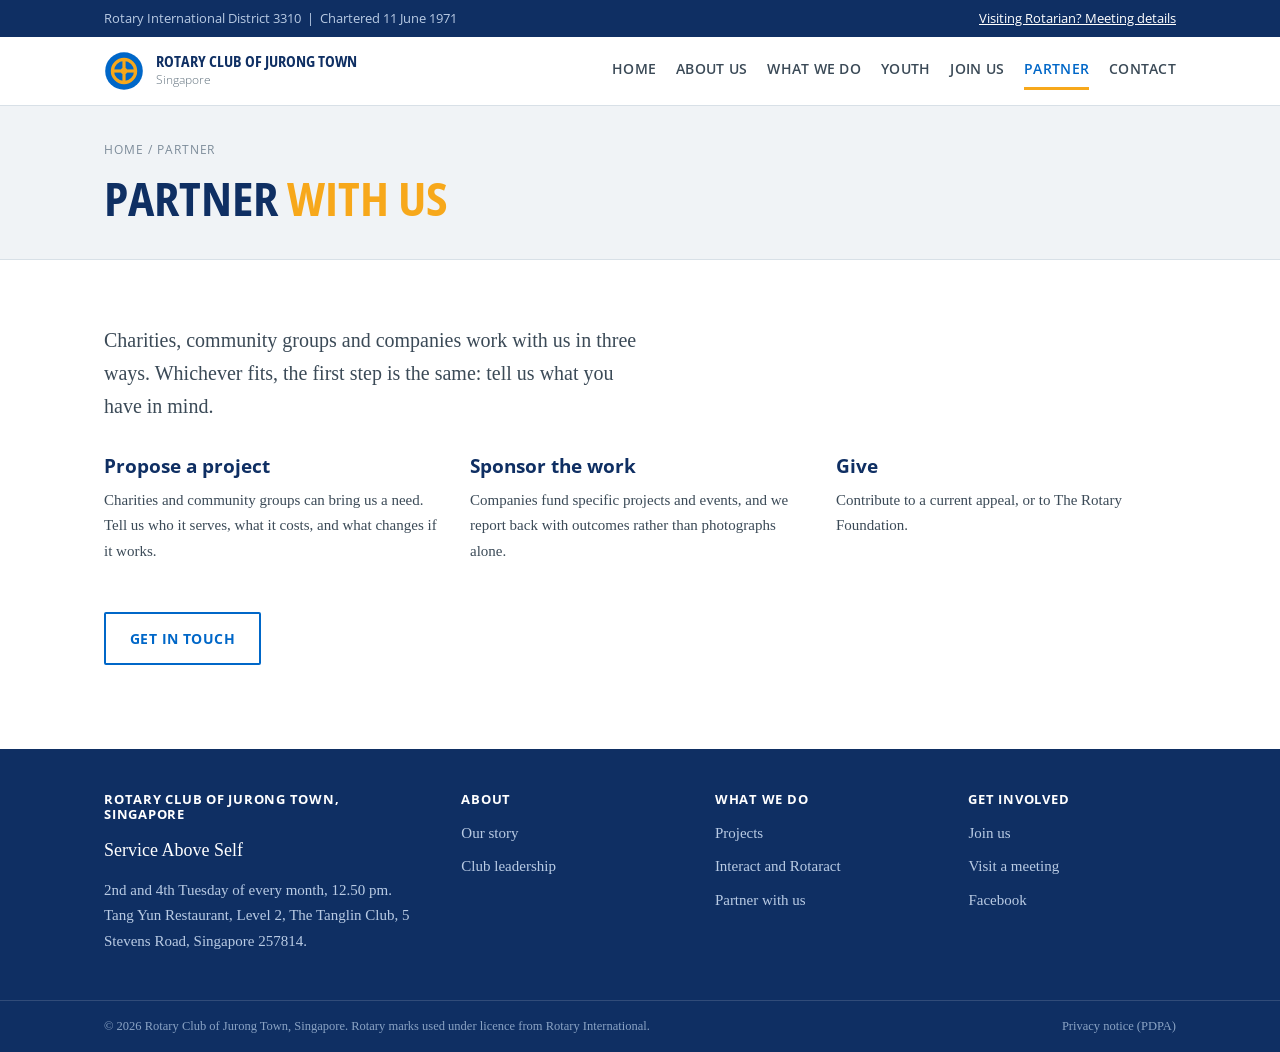
<file: site/partner/index.html>
<!DOCTYPE html>
<html lang="en">
<head>
<meta charset="utf-8">
<meta name="viewport" content="width=device-width, initial-scale=1">
<title>Partner with us | Rotary Club of Jurong Town</title>
<meta name="description" content="Propose a project, sponsor our work, or give. How charities, community groups and companies work with the club.">
<link rel="canonical" href="https://jurongtownrotary.org/partner/">
<meta property="og:type" content="website">
<meta property="og:site_name" content="Rotary Club of Jurong Town, Singapore">
<meta property="og:title" content="Partner with us | Rotary Club of Jurong Town">
<meta property="og:description" content="Propose a project, sponsor our work, or give. How charities, community groups and companies work with the club.">
<meta property="og:url" content="https://jurongtownrotary.org/partner/">
<link rel="icon" href="../favicon.svg" type="image/svg+xml">
<!-- Fonts load from Google. See fonts/README.txt to serve them from this site instead. -->
<link rel="preconnect" href="https://fonts.googleapis.com">
<link rel="preconnect" href="https://fonts.gstatic.com" crossorigin>
<link href="https://fonts.googleapis.com/css2?family=Open+Sans:wdth,wght@75..100,300..800&display=swap" rel="stylesheet">
<link rel="stylesheet" href="../assets/style.css">
</head>
<body>

<a class="skip" href="#main">Skip to content</a>

<div class="util">
  <div class="wrap">
    <span>Rotary International District 3310 &nbsp;|&nbsp; Chartered 11 June 1971</span>
    <span><a href="../contact/">Visiting Rotarian? Meeting details</a></span>
  </div>
</div>

<nav class="main">
  <div class="wrap">
    <a class="brand" href="../">
      <svg width="40" height="40" viewBox="0 0 100 100" aria-hidden="true" focusable="false"><circle cx="50" cy="50" r="47" fill="#0067C8"/><circle cx="50" cy="50" r="29" fill="none" stroke="#F7A81B" stroke-width="8"/><circle cx="50" cy="50" r="8" fill="#F7A81B"/><g stroke="#F7A81B" stroke-width="8"><line x1="50" y1="21" x2="50" y2="79"/><line x1="21" y1="50" x2="79" y2="50"/></g></svg>
      <span><b>Rotary Club of Jurong Town</b><span>Singapore</span></span>
    </a>
    <button class="burger" aria-expanded="false" aria-controls="links">Menu</button>
    <div class="links" id="links">
      <a href="../">Home</a>
      <a href="../about/">About us</a>
      <a href="../projects/">What we do</a>
      <a href="../youth/">Youth</a>
      <a href="../join/">Join us</a>
      <a href="../partner/" class="active">Partner</a>
      <a href="../contact/">Contact</a>
    </div>
  </div>
</nav>

<main id="main">
<div class="banner"><div class="wrap"><p class="crumb">Home / Partner</p><h1>Partner <span class="hl">with us</span></h1></div></div>

  <div class="sec wrap">
    <div class="sechead">
      <p class="lede">Charities, community groups and companies work with us in three ways. Whichever fits, the first step is the same: tell us what you have in mind.</p>
    </div>
    <div class="three">
      <div><h3>Propose a project</h3><p class="small">Charities and community groups can bring us a need. Tell us who it serves, what it costs, and what changes if it works.</p></div>
      <div><h3>Sponsor the work</h3><p class="small">Companies fund specific projects and events, and we report back with outcomes rather than photographs alone.</p></div>
      <div><h3>Give</h3><p class="small">Contribute to a current appeal, or to The Rotary Foundation.
      <!-- Add a line here on tax deductibility once the club confirms its status. --></p></div>
    </div>
    <p style="margin-top:30px"><a class="btn btn-outline" href="../contact/">Get in touch</a></p>
  </div>
</main>

<footer>
  <div class="wrap">
    <div>
      <h4>Rotary Club of Jurong Town, Singapore</h4>
      <p style="color:#fff;font-size:18px;margin-bottom:12px">Service Above Self</p>
      <p class="small">2nd and 4th Tuesday of every month, 12.50 pm.<br>Tang Yun Restaurant, Level 2, The Tanglin Club, 5 Stevens Road, Singapore 257814.</p>
    </div>
    <div><h4>About</h4><a href="../about/">Our story</a><a href="../about/">Club leadership</a></div>
    <div><h4>What we do</h4><a href="../projects/">Projects</a><a href="../youth/">Interact and Rotaract</a><a href="../partner/">Partner with us</a></div>
    <div><h4>Get involved</h4><a href="../join/">Join us</a><a href="../contact/">Visit a meeting</a><a href="https://www.facebook.com/RCJTSingapore" rel="noopener">Facebook</a></div>
  </div>
  <div class="legal">
    <div class="wrap">
      <span>&copy; 2026 Rotary Club of Jurong Town, Singapore. Rotary marks used under licence from Rotary International.</span>
      <span><a href="../privacy/">Privacy notice (PDPA)</a></span>
    </div>
  </div>
</footer>

<script src="../assets/site.js"></script>
</body>
</html>
</file>
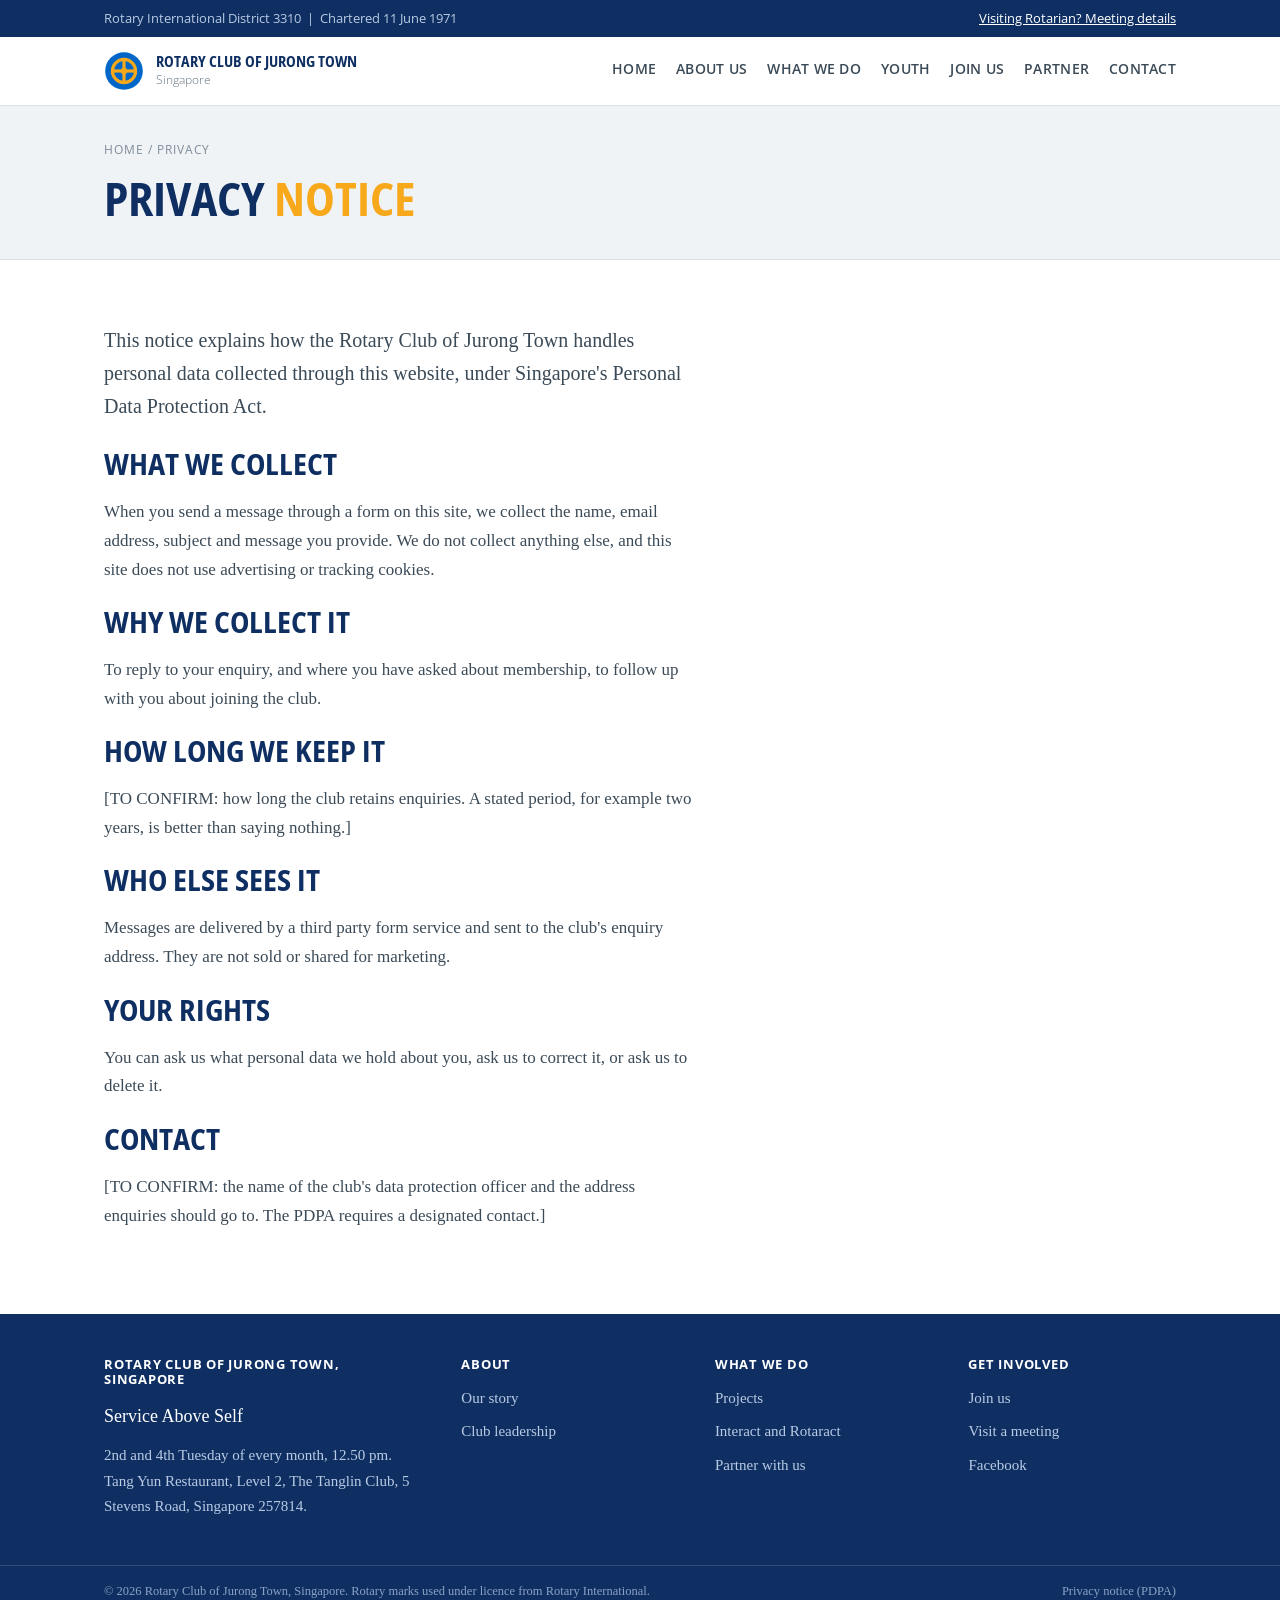
<file: site/privacy/index.html>
<!DOCTYPE html>
<html lang="en">
<head>
<meta charset="utf-8">
<meta name="viewport" content="width=device-width, initial-scale=1">
<title>Privacy notice | Rotary Club of Jurong Town</title>
<meta name="description" content="How the club handles personal data collected through this website, under Singapore's Personal Data Protection Act.">
<link rel="canonical" href="https://jurongtownrotary.org/privacy/">
<meta property="og:type" content="website">
<meta property="og:site_name" content="Rotary Club of Jurong Town, Singapore">
<meta property="og:title" content="Privacy notice | Rotary Club of Jurong Town">
<meta property="og:description" content="How the club handles personal data collected through this website, under Singapore's Personal Data Protection Act.">
<meta property="og:url" content="https://jurongtownrotary.org/privacy/">
<link rel="icon" href="../favicon.svg" type="image/svg+xml">
<!-- Fonts load from Google. See fonts/README.txt to serve them from this site instead. -->
<link rel="preconnect" href="https://fonts.googleapis.com">
<link rel="preconnect" href="https://fonts.gstatic.com" crossorigin>
<link href="https://fonts.googleapis.com/css2?family=Open+Sans:wdth,wght@75..100,300..800&display=swap" rel="stylesheet">
<link rel="stylesheet" href="../assets/style.css">
</head>
<body>

<a class="skip" href="#main">Skip to content</a>

<div class="util">
  <div class="wrap">
    <span>Rotary International District 3310 &nbsp;|&nbsp; Chartered 11 June 1971</span>
    <span><a href="../contact/">Visiting Rotarian? Meeting details</a></span>
  </div>
</div>

<nav class="main">
  <div class="wrap">
    <a class="brand" href="../">
      <svg width="40" height="40" viewBox="0 0 100 100" aria-hidden="true" focusable="false"><circle cx="50" cy="50" r="47" fill="#0067C8"/><circle cx="50" cy="50" r="29" fill="none" stroke="#F7A81B" stroke-width="8"/><circle cx="50" cy="50" r="8" fill="#F7A81B"/><g stroke="#F7A81B" stroke-width="8"><line x1="50" y1="21" x2="50" y2="79"/><line x1="21" y1="50" x2="79" y2="50"/></g></svg>
      <span><b>Rotary Club of Jurong Town</b><span>Singapore</span></span>
    </a>
    <button class="burger" aria-expanded="false" aria-controls="links">Menu</button>
    <div class="links" id="links">
      <a href="../">Home</a>
      <a href="../about/">About us</a>
      <a href="../projects/">What we do</a>
      <a href="../youth/">Youth</a>
      <a href="../join/">Join us</a>
      <a href="../partner/">Partner</a>
      <a href="../contact/">Contact</a>
    </div>
  </div>
</nav>

<main id="main">
<div class="banner"><div class="wrap"><p class="crumb">Home / Privacy</p><h1>Privacy <span class="hl">notice</span></h1></div></div>

  <div class="sec wrap">
    <div style="max-width:70ch">
      <p class="lede">This notice explains how the Rotary Club of Jurong Town handles personal data collected through this website, under Singapore's Personal Data Protection Act.</p>

      <!-- ============================================================
           DRAFT. The board needs to approve this wording and fill in the
           two items marked below before the site goes live.
           ============================================================ -->

      <h2>What we collect</h2>
      <p>When you send a message through a form on this site, we collect the name, email address, subject and message you provide. We do not collect anything else, and this site does not use advertising or tracking cookies.</p>

      <h2>Why we collect it</h2>
      <p>To reply to your enquiry, and where you have asked about membership, to follow up with you about joining the club.</p>

      <h2>How long we keep it</h2>
      <p>[TO CONFIRM: how long the club retains enquiries. A stated period, for example two years, is better than saying nothing.]</p>

      <h2>Who else sees it</h2>
      <p>Messages are delivered by a third party form service and sent to the club's enquiry address. They are not sold or shared for marketing.</p>

      <h2>Your rights</h2>
      <p>You can ask us what personal data we hold about you, ask us to correct it, or ask us to delete it.</p>

      <h2>Contact</h2>
      <p>[TO CONFIRM: the name of the club's data protection officer and the address enquiries should go to. The PDPA requires a designated contact.]</p>
    </div>
  </div>
</main>

<footer>
  <div class="wrap">
    <div>
      <h4>Rotary Club of Jurong Town, Singapore</h4>
      <p style="color:#fff;font-size:18px;margin-bottom:12px">Service Above Self</p>
      <p class="small">2nd and 4th Tuesday of every month, 12.50 pm.<br>Tang Yun Restaurant, Level 2, The Tanglin Club, 5 Stevens Road, Singapore 257814.</p>
    </div>
    <div><h4>About</h4><a href="../about/">Our story</a><a href="../about/">Club leadership</a></div>
    <div><h4>What we do</h4><a href="../projects/">Projects</a><a href="../youth/">Interact and Rotaract</a><a href="../partner/">Partner with us</a></div>
    <div><h4>Get involved</h4><a href="../join/">Join us</a><a href="../contact/">Visit a meeting</a><a href="https://www.facebook.com/RCJTSingapore" rel="noopener">Facebook</a></div>
  </div>
  <div class="legal">
    <div class="wrap">
      <span>&copy; 2026 Rotary Club of Jurong Town, Singapore. Rotary marks used under licence from Rotary International.</span>
      <span><a href="../privacy/">Privacy notice (PDPA)</a></span>
    </div>
  </div>
</footer>

<script src="../assets/site.js"></script>
</body>
</html>
</file>
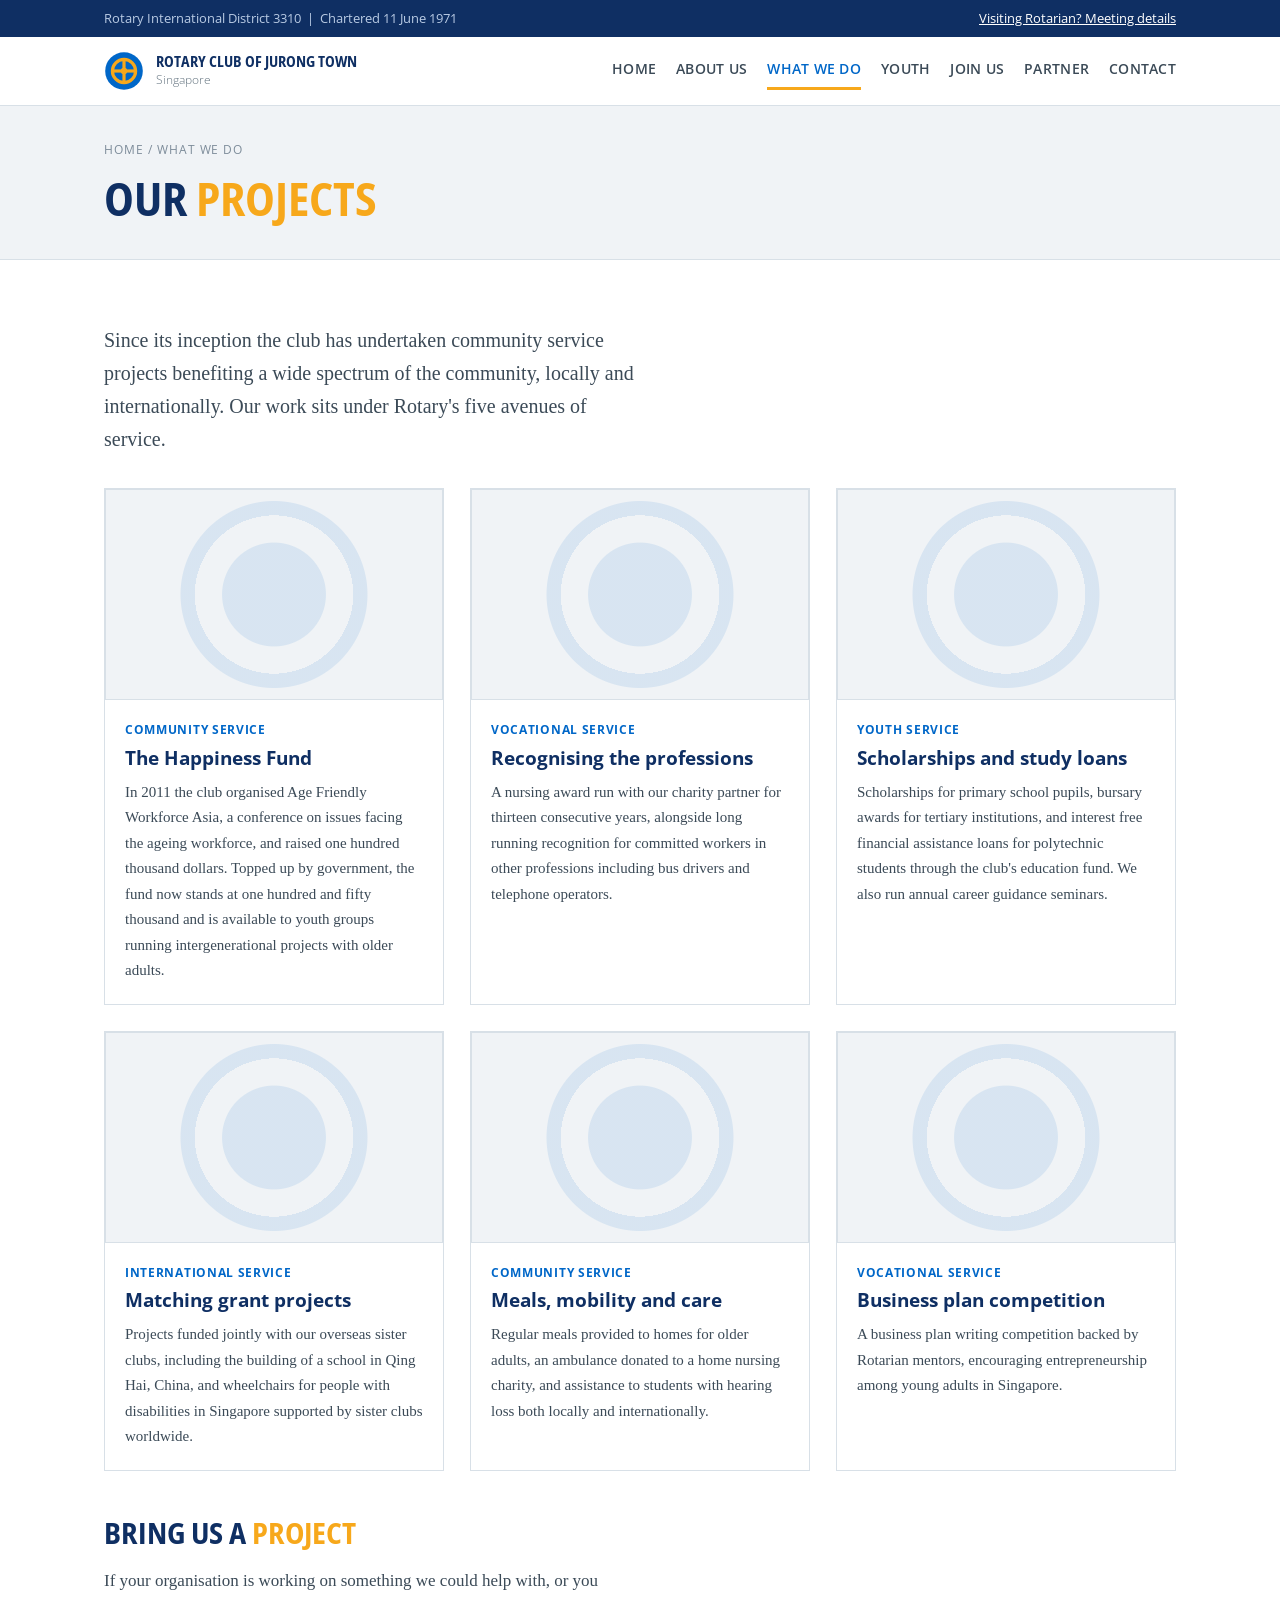
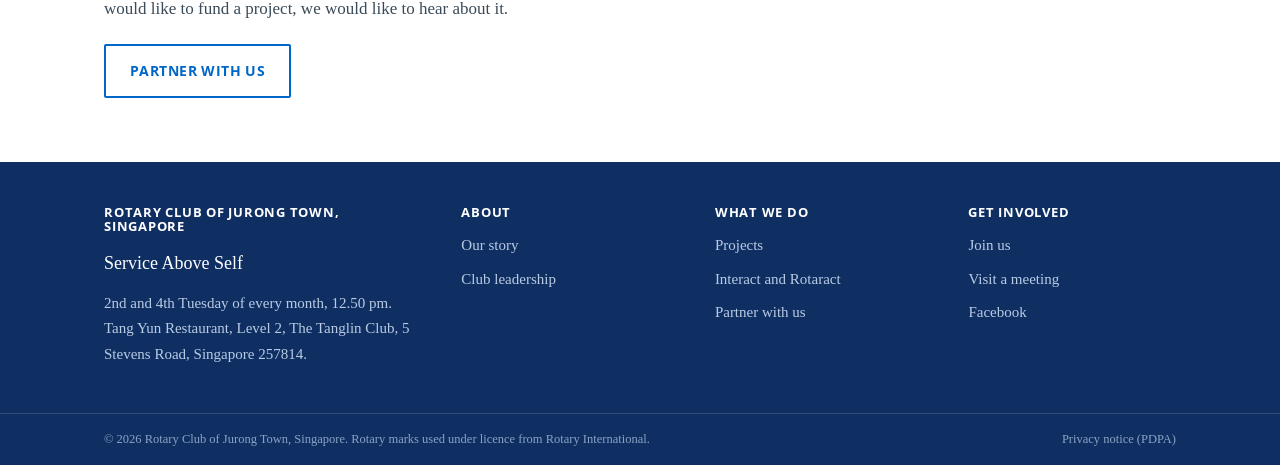
<file: site/projects/index.html>
<!DOCTYPE html>
<html lang="en">
<head>
<meta charset="utf-8">
<meta name="viewport" content="width=device-width, initial-scale=1">
<title>Our projects | Rotary Club of Jurong Town</title>
<meta name="description" content="The Happiness Fund, scholarships and study loans, matching grant projects overseas, and vocational awards. What the club does across Rotary's five avenues of service.">
<link rel="canonical" href="https://jurongtownrotary.org/projects/">
<meta property="og:type" content="website">
<meta property="og:site_name" content="Rotary Club of Jurong Town, Singapore">
<meta property="og:title" content="Our projects | Rotary Club of Jurong Town">
<meta property="og:description" content="The Happiness Fund, scholarships and study loans, matching grant projects overseas, and vocational awards. What the club does across Rotary's five avenues of service.">
<meta property="og:url" content="https://jurongtownrotary.org/projects/">
<link rel="icon" href="../favicon.svg" type="image/svg+xml">
<!-- Fonts load from Google. See fonts/README.txt to serve them from this site instead. -->
<link rel="preconnect" href="https://fonts.googleapis.com">
<link rel="preconnect" href="https://fonts.gstatic.com" crossorigin>
<link href="https://fonts.googleapis.com/css2?family=Open+Sans:wdth,wght@75..100,300..800&display=swap" rel="stylesheet">
<link rel="stylesheet" href="../assets/style.css">
</head>
<body>

<a class="skip" href="#main">Skip to content</a>

<div class="util">
  <div class="wrap">
    <span>Rotary International District 3310 &nbsp;|&nbsp; Chartered 11 June 1971</span>
    <span><a href="../contact/">Visiting Rotarian? Meeting details</a></span>
  </div>
</div>

<nav class="main">
  <div class="wrap">
    <a class="brand" href="../">
      <svg width="40" height="40" viewBox="0 0 100 100" aria-hidden="true" focusable="false"><circle cx="50" cy="50" r="47" fill="#0067C8"/><circle cx="50" cy="50" r="29" fill="none" stroke="#F7A81B" stroke-width="8"/><circle cx="50" cy="50" r="8" fill="#F7A81B"/><g stroke="#F7A81B" stroke-width="8"><line x1="50" y1="21" x2="50" y2="79"/><line x1="21" y1="50" x2="79" y2="50"/></g></svg>
      <span><b>Rotary Club of Jurong Town</b><span>Singapore</span></span>
    </a>
    <button class="burger" aria-expanded="false" aria-controls="links">Menu</button>
    <div class="links" id="links">
      <a href="../">Home</a>
      <a href="../about/">About us</a>
      <a href="../projects/" class="active">What we do</a>
      <a href="../youth/">Youth</a>
      <a href="../join/">Join us</a>
      <a href="../partner/">Partner</a>
      <a href="../contact/">Contact</a>
    </div>
  </div>
</nav>

<main id="main">
<div class="banner"><div class="wrap"><p class="crumb">Home / What we do</p><h1>Our <span class="hl">projects</span></h1></div></div>

  <div class="sec wrap">
    <div class="sechead">
      <p class="lede">Since its inception the club has undertaken community service projects benefiting a wide spectrum of the community, locally and internationally. Our work sits under Rotary's five avenues of service.</p>
    </div>
    <div class="cards">
      <article class="card">
        <div class="media media-soft"></div>
        <div class="in"><span class="avenue">Community service</span><h3>The Happiness Fund</h3>
        <p>In 2011 the club organised Age Friendly Workforce Asia, a conference on issues facing the ageing workforce, and raised one hundred thousand dollars. Topped up by government, the fund now stands at one hundred and fifty thousand and is available to youth groups running intergenerational projects with older adults.</p></div>
      </article>
      <article class="card">
        <div class="media media-soft"></div>
        <div class="in"><span class="avenue">Vocational service</span><h3>Recognising the professions</h3>
        <p>A nursing award run with our charity partner for thirteen consecutive years, alongside long running recognition for committed workers in other professions including bus drivers and telephone operators.</p></div>
      </article>
      <article class="card">
        <div class="media media-soft"></div>
        <div class="in"><span class="avenue">Youth service</span><h3>Scholarships and study loans</h3>
        <p>Scholarships for primary school pupils, bursary awards for tertiary institutions, and interest free financial assistance loans for polytechnic students through the club's education fund. We also run annual career guidance seminars.</p></div>
      </article>
      <article class="card">
        <div class="media media-soft"></div>
        <div class="in"><span class="avenue">International service</span><h3>Matching grant projects</h3>
        <p>Projects funded jointly with our overseas sister clubs, including the building of a school in Qing Hai, China, and wheelchairs for people with disabilities in Singapore supported by sister clubs worldwide.</p></div>
      </article>
      <article class="card">
        <div class="media media-soft"></div>
        <div class="in"><span class="avenue">Community service</span><h3>Meals, mobility and care</h3>
        <p>Regular meals provided to homes for older adults, an ambulance donated to a home nursing charity, and assistance to students with hearing loss both locally and internationally.</p></div>
      </article>
      <article class="card">
        <div class="media media-soft"></div>
        <div class="in"><span class="avenue">Vocational service</span><h3>Business plan competition</h3>
        <p>A business plan writing competition backed by Rotarian mentors, encouraging entrepreneurship among young adults in Singapore.</p></div>
      </article>
    </div>
    <div class="two" style="margin-top:44px">
      <div>
        <h2>Bring us a <span class="hl">project</span></h2>
        <p>If your organisation is working on something we could help with, or you would like to fund a project, we would like to hear about it.</p>
        <a class="btn btn-outline" href="../partner/">Partner with us</a>
      </div>
    </div>
  </div>
</main>

<footer>
  <div class="wrap">
    <div>
      <h4>Rotary Club of Jurong Town, Singapore</h4>
      <p style="color:#fff;font-size:18px;margin-bottom:12px">Service Above Self</p>
      <p class="small">2nd and 4th Tuesday of every month, 12.50 pm.<br>Tang Yun Restaurant, Level 2, The Tanglin Club, 5 Stevens Road, Singapore 257814.</p>
    </div>
    <div><h4>About</h4><a href="../about/">Our story</a><a href="../about/">Club leadership</a></div>
    <div><h4>What we do</h4><a href="../projects/">Projects</a><a href="../youth/">Interact and Rotaract</a><a href="../partner/">Partner with us</a></div>
    <div><h4>Get involved</h4><a href="../join/">Join us</a><a href="../contact/">Visit a meeting</a><a href="https://www.facebook.com/RCJTSingapore" rel="noopener">Facebook</a></div>
  </div>
  <div class="legal">
    <div class="wrap">
      <span>&copy; 2026 Rotary Club of Jurong Town, Singapore. Rotary marks used under licence from Rotary International.</span>
      <span><a href="../privacy/">Privacy notice (PDPA)</a></span>
    </div>
  </div>
</footer>

<script src="../assets/site.js"></script>
</body>
</html>
</file>
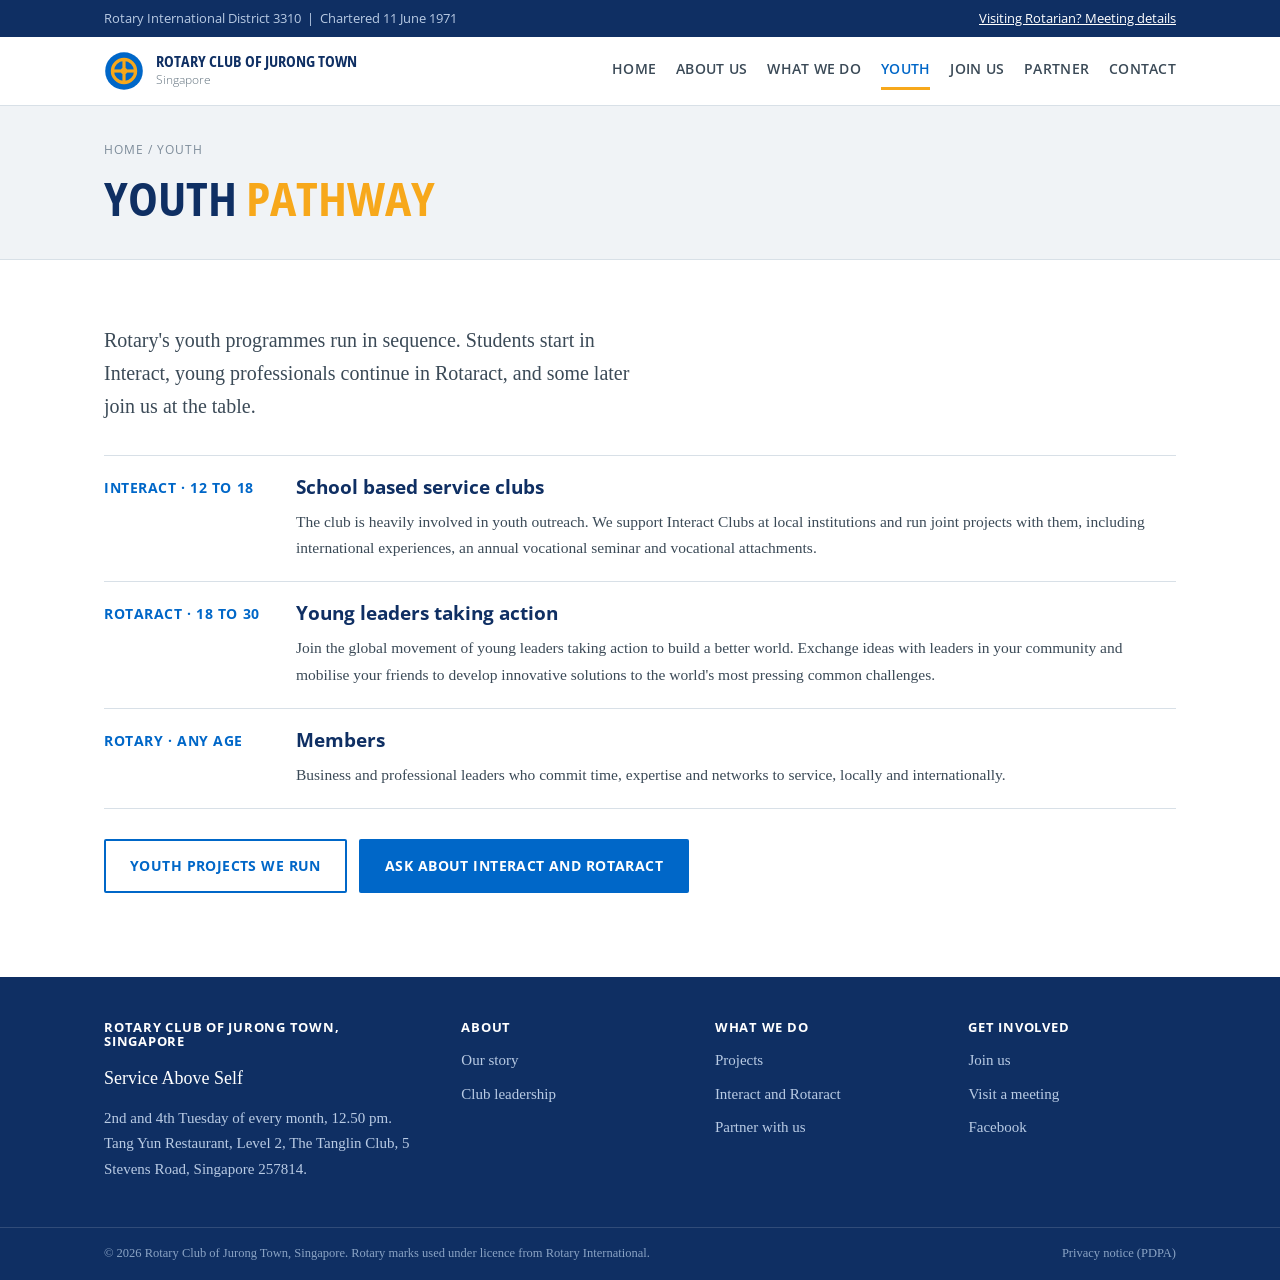
<file: site/youth/index.html>
<!DOCTYPE html>
<html lang="en">
<head>
<meta charset="utf-8">
<meta name="viewport" content="width=device-width, initial-scale=1">
<title>Youth pathway | Rotary Club of Jurong Town</title>
<meta name="description" content="Interact for students, Rotaract for young professionals, and Rotary membership. How young people get involved with the club.">
<link rel="canonical" href="https://jurongtownrotary.org/youth/">
<meta property="og:type" content="website">
<meta property="og:site_name" content="Rotary Club of Jurong Town, Singapore">
<meta property="og:title" content="Youth pathway | Rotary Club of Jurong Town">
<meta property="og:description" content="Interact for students, Rotaract for young professionals, and Rotary membership. How young people get involved with the club.">
<meta property="og:url" content="https://jurongtownrotary.org/youth/">
<link rel="icon" href="../favicon.svg" type="image/svg+xml">
<!-- Fonts load from Google. See fonts/README.txt to serve them from this site instead. -->
<link rel="preconnect" href="https://fonts.googleapis.com">
<link rel="preconnect" href="https://fonts.gstatic.com" crossorigin>
<link href="https://fonts.googleapis.com/css2?family=Open+Sans:wdth,wght@75..100,300..800&display=swap" rel="stylesheet">
<link rel="stylesheet" href="../assets/style.css">
</head>
<body>

<a class="skip" href="#main">Skip to content</a>

<div class="util">
  <div class="wrap">
    <span>Rotary International District 3310 &nbsp;|&nbsp; Chartered 11 June 1971</span>
    <span><a href="../contact/">Visiting Rotarian? Meeting details</a></span>
  </div>
</div>

<nav class="main">
  <div class="wrap">
    <a class="brand" href="../">
      <svg width="40" height="40" viewBox="0 0 100 100" aria-hidden="true" focusable="false"><circle cx="50" cy="50" r="47" fill="#0067C8"/><circle cx="50" cy="50" r="29" fill="none" stroke="#F7A81B" stroke-width="8"/><circle cx="50" cy="50" r="8" fill="#F7A81B"/><g stroke="#F7A81B" stroke-width="8"><line x1="50" y1="21" x2="50" y2="79"/><line x1="21" y1="50" x2="79" y2="50"/></g></svg>
      <span><b>Rotary Club of Jurong Town</b><span>Singapore</span></span>
    </a>
    <button class="burger" aria-expanded="false" aria-controls="links">Menu</button>
    <div class="links" id="links">
      <a href="../">Home</a>
      <a href="../about/">About us</a>
      <a href="../projects/">What we do</a>
      <a href="../youth/" class="active">Youth</a>
      <a href="../join/">Join us</a>
      <a href="../partner/">Partner</a>
      <a href="../contact/">Contact</a>
    </div>
  </div>
</nav>

<main id="main">
<div class="banner"><div class="wrap"><p class="crumb">Home / Youth</p><h1>Youth <span class="hl">pathway</span></h1></div></div>

  <div class="sec wrap">
    <div class="sechead">
      <p class="lede">Rotary's youth programmes run in sequence. Students start in Interact, young professionals continue in Rotaract, and some later join us at the table.</p>
    </div>
    <div class="pathway">
      <div class="row">
        <span class="age">Interact &middot; 12 to 18</span>
        <div><h3>School based service clubs</h3>
        <p>The club is heavily involved in youth outreach. We support Interact Clubs at local institutions and run joint projects with them, including international experiences, an annual vocational seminar and vocational attachments.</p></div>
      </div>
      <div class="row">
        <span class="age">Rotaract &middot; 18 to 30</span>
        <div><h3>Young leaders taking action</h3>
        <p>Join the global movement of young leaders taking action to build a better world. Exchange ideas with leaders in your community and mobilise your friends to develop innovative solutions to the world's most pressing common challenges.</p></div>
      </div>
      <div class="row">
        <span class="age">Rotary &middot; any age</span>
        <div><h3>Members</h3>
        <p>Business and professional leaders who commit time, expertise and networks to service, locally and internationally.</p></div>
      </div>
    </div>
    <p style="margin-top:30px">
      <a class="btn btn-outline" href="../projects/">Youth projects we run</a>
      <a class="btn btn-azure" href="../contact/" style="margin-left:8px">Ask about Interact and Rotaract</a>
    </p>
  </div>
</main>

<footer>
  <div class="wrap">
    <div>
      <h4>Rotary Club of Jurong Town, Singapore</h4>
      <p style="color:#fff;font-size:18px;margin-bottom:12px">Service Above Self</p>
      <p class="small">2nd and 4th Tuesday of every month, 12.50 pm.<br>Tang Yun Restaurant, Level 2, The Tanglin Club, 5 Stevens Road, Singapore 257814.</p>
    </div>
    <div><h4>About</h4><a href="../about/">Our story</a><a href="../about/">Club leadership</a></div>
    <div><h4>What we do</h4><a href="../projects/">Projects</a><a href="../youth/">Interact and Rotaract</a><a href="../partner/">Partner with us</a></div>
    <div><h4>Get involved</h4><a href="../join/">Join us</a><a href="../contact/">Visit a meeting</a><a href="https://www.facebook.com/RCJTSingapore" rel="noopener">Facebook</a></div>
  </div>
  <div class="legal">
    <div class="wrap">
      <span>&copy; 2026 Rotary Club of Jurong Town, Singapore. Rotary marks used under licence from Rotary International.</span>
      <span><a href="../privacy/">Privacy notice (PDPA)</a></span>
    </div>
  </div>
</footer>

<script src="../assets/site.js"></script>
</body>
</html>
</file>
<file: site/assets/style.css>
/* ============================================================
   Rotary Club of Jurong Town, Singapore
   Single stylesheet for the whole site.

   TYPE, per Rotary Brand Center
   Primary    Open Sans (free stand-in for Frutiger): headlines, nav, buttons, labels
   Secondary  Georgia   (free stand-in for Sentinel): body text, subheads, captions

   FONT HOSTING
   The site currently loads Open Sans from Google Fonts (see the <link> in each
   page head). To remove that external request, follow the note in fonts/README.txt
   and uncomment the @font-face block below, then delete the Google Fonts <link>
   from every page.
   ============================================================ */

/* --- Self-hosted fonts. Uncomment after adding the files to /fonts/ ---
@font-face{
  font-family:"Open Sans";
  src:url("../fonts/open-sans-variable.woff2") format("woff2-variations");
  font-weight:300 800;
  font-stretch:75% 100%;
  font-display:swap;
}
--- end self-hosted fonts --- */

:root{
  --azure:#0067C8; --royal:#17458F; --deep:#0F2F63; --gold:#F7A81B;
  --slate:#3B4A57; --mist:#F0F3F6; --line:#D8E0E7;
  --primary:"Open Sans",Arial,Helvetica,sans-serif;
  --secondary:Georgia,"Times New Roman",serif;
  --wrap:1120px;
}
*{box-sizing:border-box}
body{margin:0;background:#fff;color:var(--slate);font-family:var(--secondary);font-size:17px;line-height:1.7}
img{max-width:100%;display:block}
a{color:var(--azure)}
:focus-visible{outline:3px solid var(--gold);outline-offset:3px}
.wrap{width:100%;max-width:var(--wrap);margin:0 auto;padding:0 24px}

.skip{position:absolute;left:-9999px;top:0;background:var(--gold);color:#1E1600;font-family:var(--primary);
  font-weight:700;font-size:14px;padding:12px 18px;z-index:300}
.skip:focus{left:0}

h1,h2,h3,h4{font-family:var(--primary);font-weight:700;color:var(--deep);margin:0 0 .55em;line-height:1.18}
h1,h2{text-transform:uppercase;font-stretch:82%}
h1{font-size:clamp(28px,4vw,46px)}
h2{font-size:clamp(22px,2.7vw,30px)}
h3{font-size:19px;text-transform:none}
.hl{color:var(--gold)}
p{margin:0 0 1.15em}
.lede{font-size:clamp(17px,1.9vw,20px);line-height:1.65}
.small{font-size:15px}
.muted{color:#63737F}

.btn{display:inline-block;font-family:var(--primary);font-weight:700;font-size:14px;text-transform:uppercase;
  letter-spacing:.03em;padding:13px 24px;border:2px solid transparent;border-radius:2px;text-decoration:none;cursor:pointer}
.btn-gold{background:var(--gold);color:#1E1600}
.btn-gold:hover{background:#FFBB3D}
.btn-azure{background:var(--azure);color:#fff}
.btn-azure:hover{background:var(--royal)}
.btn-ghost{border-color:#fff;color:#fff}
.btn-ghost:hover{background:#fff;color:var(--deep)}
.btn-outline{border-color:var(--azure);color:var(--azure)}
.btn-outline:hover{background:var(--azure);color:#fff}

/* header */
.util{background:var(--deep);color:#B9CBE4;font-family:var(--primary);font-size:12.5px}
.util .wrap{display:flex;justify-content:space-between;gap:14px;padding:8px 24px;flex-wrap:wrap}
.util a{color:#fff}
nav.main{border-bottom:1px solid var(--line);background:#fff;position:sticky;top:0;z-index:120}
nav.main .wrap{display:flex;align-items:center;gap:20px;padding-top:14px;padding-bottom:14px;position:relative}
.brand{display:flex;align-items:center;gap:12px;text-decoration:none}
.brand b{display:block;font-family:var(--primary);font-size:15px;font-weight:700;color:var(--deep);
  text-transform:uppercase;font-stretch:82%;line-height:1.2}
.brand span{font-family:var(--primary);font-size:11.5px;color:#63737F;font-weight:300}
.links{display:flex;gap:20px;margin-left:auto;align-items:center;font-family:var(--primary);font-size:13.5px;
  font-weight:600;text-transform:uppercase;letter-spacing:.02em}
.links a{color:var(--slate);text-decoration:none;padding:6px 0;border-bottom:3px solid transparent}
.links a:hover{color:var(--azure)}
.links a.active{color:var(--azure);border-bottom-color:var(--gold)}
.burger{display:none;margin-left:auto;background:none;border:1px solid var(--line);padding:9px 13px;
  font-family:var(--primary);font-weight:700;font-size:13px;color:var(--azure);border-radius:2px;cursor:pointer}

/* page banner */
.banner{background:var(--mist);border-bottom:1px solid var(--line)}
.banner .wrap{padding-top:34px;padding-bottom:34px}
.banner h1{margin:0}
.crumb{font-family:var(--primary);font-size:12px;text-transform:uppercase;letter-spacing:.08em;color:#7C8B99;margin-bottom:10px}

.sec{padding-top:clamp(38px,5vw,64px);padding-bottom:clamp(38px,5vw,64px)}
.grey{background:var(--mist)}
.sechead{max-width:64ch;margin-bottom:32px}

/* home hero */
.hero{background:var(--azure);color:#fff}
.hero .wrap{display:grid;grid-template-columns:1.1fr .9fr;gap:clamp(26px,4vw,52px);
  padding-top:clamp(40px,5vw,68px);padding-bottom:clamp(40px,5vw,68px);align-items:center}
.hero h1{color:#fff}
.hero .lede{color:#DCE9F8}
.hero-cta{display:flex;gap:12px;flex-wrap:wrap;margin-top:6px}

/* ============================================================
   IMAGE SLOTS
   Every .media block is a place a photograph goes. Until the club
   supplies one it shows a plain brand panel, so the page still looks
   finished. To add a photo, replace the whole <div class="media ..."></div>
   with:  <img class="media" src="../img/your-photo.jpg" alt="Short description">
   ============================================================ */
.media{background:#0B4E9B;border:1px solid rgba(255,255,255,.28);aspect-ratio:4/3;
  background-image:radial-gradient(circle at 50% 50%, rgba(247,168,27,.16) 0 26%, transparent 26.5%),
                   radial-gradient(circle at 50% 50%, transparent 0 40%, rgba(247,168,27,.16) 40% 47%, transparent 47.5%);
  background-repeat:no-repeat;background-position:center;background-size:cover}
.media-soft{background:var(--mist);border:1px solid var(--line);
  background-image:radial-gradient(circle at 50% 50%, rgba(0,103,200,.10) 0 26%, transparent 26.5%),
                   radial-gradient(circle at 50% 50%, transparent 0 40%, rgba(0,103,200,.10) 40% 47%, transparent 47.5%)}
.media-wide{aspect-ratio:16/9}
img.media{object-fit:cover;width:100%}

.meeting{background:var(--deep);color:#fff}
.meeting .wrap{display:grid;grid-template-columns:auto 1fr auto;gap:30px;align-items:center;padding-top:24px;padding-bottom:24px}
.meeting .when{font-family:var(--primary);font-weight:700;font-size:clamp(19px,2.2vw,24px);text-transform:uppercase;
  font-stretch:82%;color:var(--gold);white-space:nowrap}
.meeting .lbl{font-family:var(--primary);font-size:11.5px;text-transform:uppercase;letter-spacing:.09em;color:#9FBFE4;display:block;margin-bottom:4px}
.meeting p{margin:0;font-size:15px;color:#C6D6EC}

.facts{display:grid;grid-template-columns:repeat(3,1fr);gap:26px}
.fact b{display:block;font-family:var(--primary);font-weight:800;font-size:clamp(28px,3.2vw,38px);
  color:var(--azure);line-height:1;margin-bottom:8px;font-stretch:82%}
.fact span{font-size:14.5px;color:#5B6C79}

.cards{display:grid;grid-template-columns:repeat(3,1fr);gap:26px}
.card{background:#fff;border:1px solid var(--line);display:flex;flex-direction:column}
.card .media{aspect-ratio:16/10}
.card .in{padding:20px;display:flex;flex-direction:column;flex:1}
.avenue{font-family:var(--primary);font-size:11.5px;font-weight:700;text-transform:uppercase;letter-spacing:.06em;
  color:var(--azure);margin-bottom:7px;display:block}
.card p{font-size:15px;margin:0}

.two{display:grid;grid-template-columns:1fr 1fr;gap:clamp(26px,4vw,52px);align-items:start}
.three{display:grid;grid-template-columns:repeat(3,1fr);gap:26px}
blockquote{margin:0;font-size:clamp(19px,2.3vw,24px);line-height:1.5;color:var(--deep);
  border-left:4px solid var(--gold);padding-left:22px}

.deflist div{display:grid;grid-template-columns:150px 1fr;gap:18px;padding:14px 0;border-bottom:1px solid var(--line);font-size:15.5px}
.deflist div:last-child{border-bottom:none}
.deflist b{font-family:var(--primary);font-size:13px;font-weight:700;text-transform:uppercase;letter-spacing:.04em;color:var(--deep)}

.pathway .row{display:grid;grid-template-columns:170px 1fr;gap:22px;padding:20px 0;border-bottom:1px solid var(--line)}
.pathway .row:first-child{border-top:1px solid var(--line)}
.pathway .age{font-family:var(--primary);font-weight:700;font-size:14px;text-transform:uppercase;letter-spacing:.04em;color:var(--azure)}
.pathway p{margin:4px 0 0;font-size:15.5px}

.tl div{padding:0 0 18px 22px;border-left:2px solid var(--line);position:relative}
.tl b{font-family:var(--primary);font-weight:700;color:var(--azure);font-size:15px;display:block}
.tl div:before{content:"";position:absolute;left:-7px;top:6px;width:12px;height:12px;border-radius:50%;background:var(--gold)}
.tl span{font-size:15.5px}

/* forms */
.form{max-width:560px}
.field{margin-bottom:18px}
.field label{display:block;font-family:var(--primary);font-size:14px;font-weight:700;color:var(--deep);margin-bottom:6px}
.field input,.field textarea{width:100%;padding:11px 13px;border:1px solid #B9C6D2;border-radius:2px;
  font-family:var(--secondary);font-size:16px;color:var(--slate);background:#fff}
.field textarea{min-height:130px;resize:vertical}
.field input:focus,.field textarea:focus{border-color:var(--azure);outline:2px solid rgba(0,103,200,.25);outline-offset:0}
.consent{display:flex;gap:10px;align-items:flex-start;font-size:14px;margin-bottom:20px}
.consent input{margin-top:4px}
.hp{position:absolute;left:-9999px;opacity:0;height:0;width:0}

.panel{background:var(--mist);padding:24px 26px}

footer{background:var(--deep);color:#B9CBE4;font-size:15px}
footer .wrap{display:grid;grid-template-columns:1.5fr 1fr 1fr 1fr;gap:clamp(22px,4vw,46px);padding-top:44px;padding-bottom:28px}
footer h4{color:#fff;font-family:var(--primary);font-size:12.5px;font-weight:700;text-transform:uppercase;letter-spacing:.06em;margin:0 0 13px}
footer a{color:#B9CBE4;display:block;margin-bottom:8px;text-decoration:none}
footer a:hover{color:#fff}
.legal{border-top:1px solid rgba(255,255,255,.14);font-size:12.5px;color:#8AA3C4}
.legal .wrap{display:flex;justify-content:space-between;gap:14px;padding:15px 24px;flex-wrap:wrap;grid-template-columns:none}
.legal a{display:inline;color:#8AA3C4;margin:0}

@media(max-width:960px){
  .hero .wrap,.two{grid-template-columns:1fr}
  .meeting .wrap{grid-template-columns:1fr;gap:16px}
  .facts,.cards,.three{grid-template-columns:1fr 1fr}
  footer .wrap{grid-template-columns:1fr 1fr}
  .links{display:none;position:absolute;top:100%;left:0;right:0;background:#fff;flex-direction:column;gap:0;
    padding:6px 24px 14px;border-bottom:1px solid var(--line);z-index:130}
  .links.open{display:flex}
  .links a{padding:12px 0;border-bottom:1px solid var(--line);width:100%;border-left:3px solid transparent}
  .links a.active{border-bottom-color:var(--line);border-left-color:var(--gold);padding-left:10px}
  .burger{display:block}
}
@media(max-width:620px){
  .facts,.cards,.three{grid-template-columns:1fr}
  .pathway .row,.deflist div{grid-template-columns:1fr;gap:4px}
  footer .wrap{grid-template-columns:1fr}
}
@media(prefers-reduced-motion:reduce){*{transition:none!important}}
</file>
